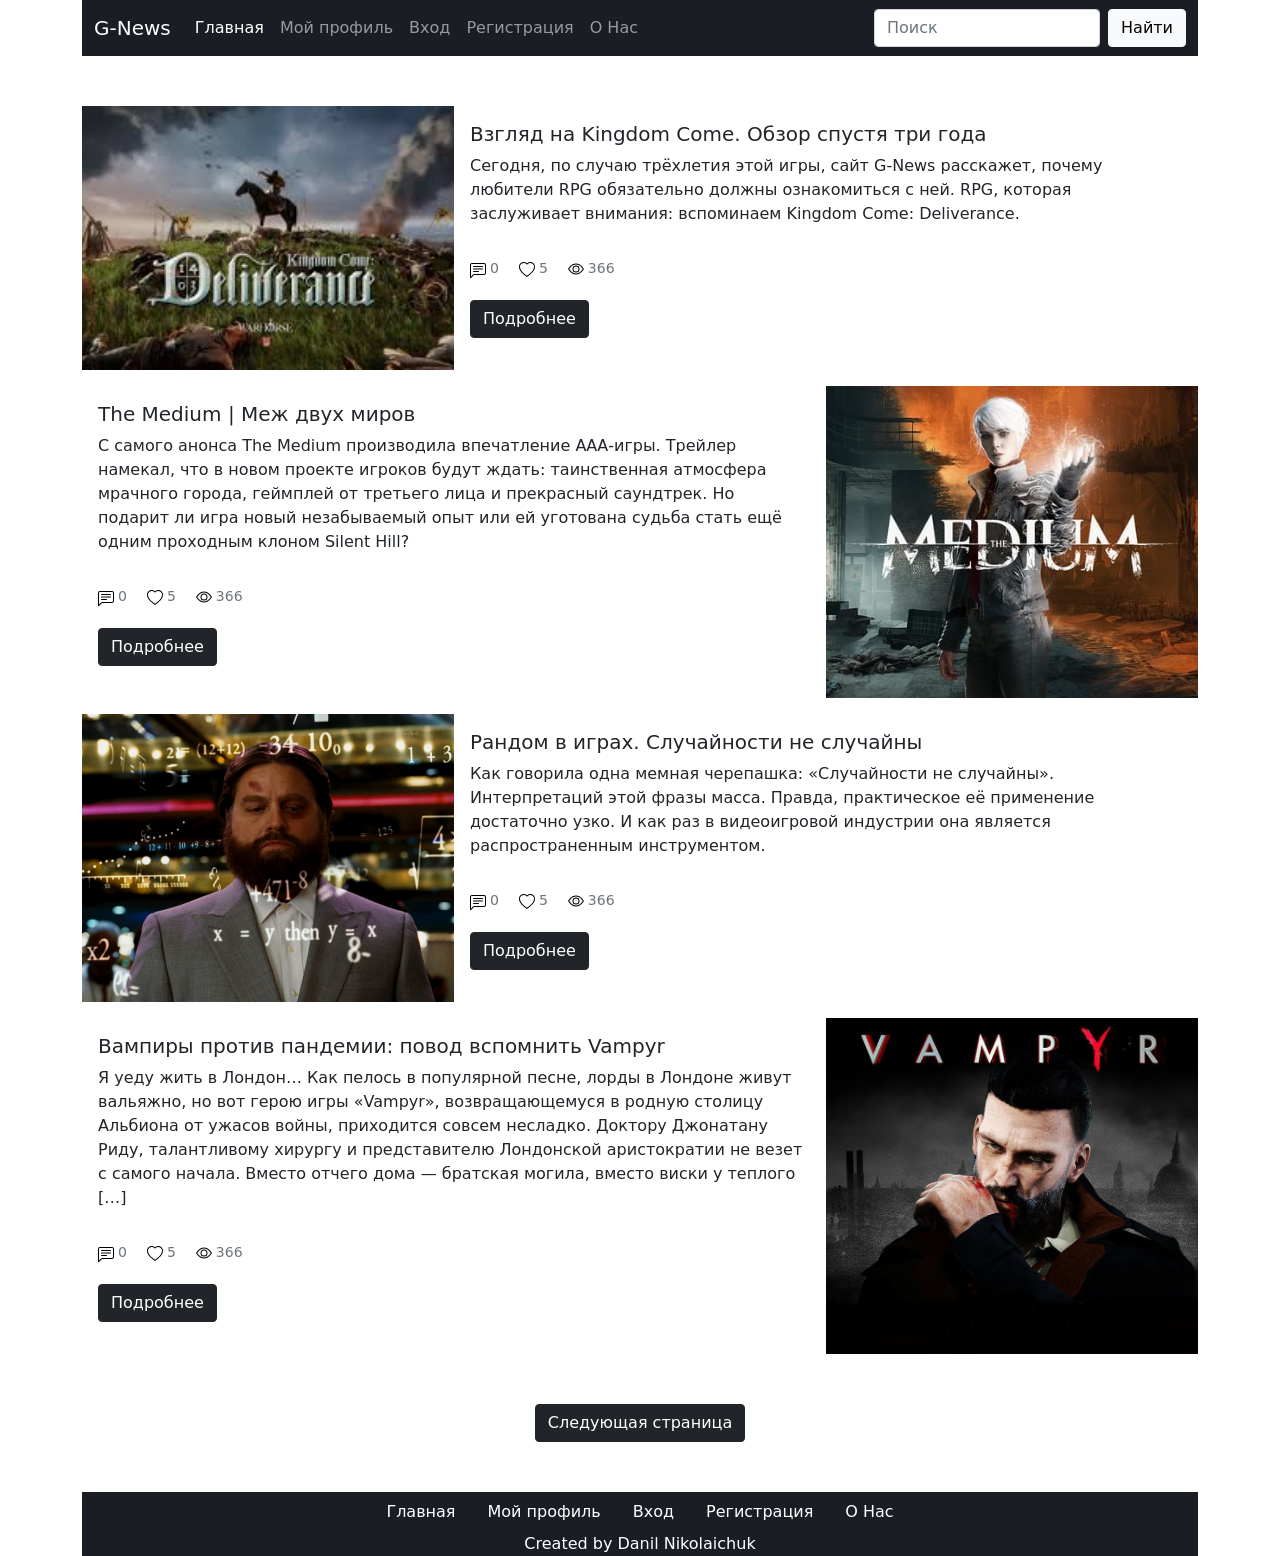
<file: lab_1/index.html>
<!DOCTYPE html>
<html lang="ru">
<head>
	<meta charset="UTF-8">
	<meta name="viewport" content="width=device-width, initial-scale=1.0">
	<title>G-News</title>
	<link rel="stylesheet" href="css/bootstrap.css">	
	<link rel="stylesheet" href="css/style.css">
</head>

<body>
	<header class="header">
		<div class="container">
			<nav class="navbar navbar-expand-lg navbar-dark">
			<div class="container-fluid">
			    <a class="navbar-brand" href="index.html">G-News</a>
				<button class="navbar-toggler" type="button" data-bs-toggle="collapse" data-bs-target="#navbarSupportedContent" aria-controls="navbarSupportedContent" aria-expanded="false" aria-label="Toggle navigation">
				    <span class="navbar-toggler-icon"></span>
				</button>
			    <div class="collapse navbar-collapse" id="navbarSupportedContent">
			      	<ul class="navbar-nav me-auto mb-2 mb-lg-0">
				        <li class="nav-item">
				          <a class="nav-link active" aria-current="page" href="index.html">Главная</a>
				        </li>
				        <li class="nav-item">
				          <a class="nav-link" href="profile.html">Мой профиль</a>
				        </li>
				        <li class="nav-item">
				          <a class="nav-link" href="log-in.html">Вход</a>
				        </li>
				        <li class="nav-item">
				          <a class="nav-link" href="sign-up.html">Регистрация</a>
				        </li>
				        <li class="nav-item">
				          <a 	 class="nav-link" href="about.html">О Нас</a>
				        </li>
				    </ul>
				    <form class="d-flex">
				        <input class="form-control me-2" type="search" placeholder="Поиск" aria-label="Search">
				        <button class="btn btn-light" type="submit">Найти</button>
				    </form>
			    </div>
			</div>
		</nav>
		</div>
	</header>
	<section class="articles">
		<div class="container">
			<div class="articles__cards">
				<div class="card mb-3">
				  <div class="row g-0">
				    <div class="img__wrapper col-md-4" style="background-image: url('images/kingdom-come-2.jpg');"></div>
				    <div class="col-md-8">
				      <div class="card-body">
				        <h5 class="card-title">
				        	Взгляд на Kingdom Come. Обзор спустя три года
				        </h5>
				        <p class="card-text">
				        	Сегодня, по случаю трёхлетия этой игры, сайт G-News расскажет, почему любители RPG обязательно должны ознакомиться с ней.
				        	RPG, которая заслуживает внимания: вспоминаем Kingdom Come: Deliverance.
				        </p>
				        <p class="card-text">
				        	<small class="text-muted card-list">
				        		<ul class="articles__card-list">
				        			<li class="articles__card-list-item icon-comment">0</li>
				        			<li class="articles__card-list-item icon-like">5</li>
				        			<li class="articles__card-list-item icon-view">366</li>
				        		</ul>
				        	</small>
				        	<a href="article-kingdom.html" class="btn btn-dark stretched-link">	
				        		Подробнее
				        	</a>
				        </p>
				      </div>
				    </div>
				  </div>
				</div>		
				<div class="card mb-3">
					<div class="row g-0">
					    <div class="col-md-8">
						    <div class="card-body">
						        <h5 class="card-title">
						        	The Medium | Меж двух миров
						    	</h5>
						        <p class="card-text">
						        	С самого анонса The Medium производила впечатление ААА-игры. Трейлер намекал, что в новом проекте игроков будут ждать: таинственная атмосфера мрачного города, геймплей от третьего лица и прекрасный саундтрек. Но подарит ли игра новый незабываемый опыт или ей уготована судьба стать ещё одним проходным клоном Silent Hill?
						        </p>
						        <p class="card-text">
						        	<small class="text-muted card-list">
						        		<ul class="articles__card-list">
						        			<li class="articles__card-list-item icon-comment">0</li>
						        			<li class="articles__card-list-item icon-like">5</li>
						        			<li class="articles__card-list-item icon-view">366</li>
						        		</ul>
				        			</small>
						        	<a href="#" class="btn btn-dark stretched-link">	
						        		Подробнее
						        	</a>
						        </p>
						    </div>
					    </div>
					    <div class="img__wrapper col-md-4" style="background-image: url('images/medium.jpg'"></div>
					</div>
				</div>
				<div class="card mb-3">
				  <div class="row g-0">
				    <div class="img__wrapper col-md-4" style="background-image: url('images/random.jpg');"></div>
				    <div class="col-md-8">
				      <div class="card-body">
				        <h5 class="card-title">
				        	Рандом в играх. Случайности не случайны
				        </h5>
				        <p class="card-text">
				        	Как говорила одна мемная черепашка: «Случайности не случайны». Интерпретаций этой фразы масса. Правда, практическое её применение достаточно узко. И как раз в видеоигровой индустрии она является распространенным инструментом.
				        </p>
				        <p class="card-text">
				        	<small class="text-muted card-list">
				        		<ul class="articles__card-list">
				        			<li class="articles__card-list-item icon-comment">0</li>
				        			<li class="articles__card-list-item icon-like">5</li>
				        			<li class="articles__card-list-item icon-view">366</li>
				        		</ul>
				        	</small>
				        	<a href="#" class="btn btn-dark stretched-link">	Подробнее
				        	</a>
				        </p>
				      </div>
				    </div>
				  </div>
				</div>
				<div class="card mb-3">
					<div class="row g-0">
					    <div class="col-md-8">
						    <div class="card-body">
						        <h5 class="card-title">
						        	Вампиры против пандемии: повод вспомнить Vampyr
						    	</h5>
						        <p class="card-text">
						        	Я уеду жить в Лондон… Как пелось в популярной песне, лорды в Лондоне живут вальяжно, но вот герою игры «Vampyr», возвращающемуся в родную столицу Альбиона от ужасов войны, приходится совсем несладко. Доктору Джонатану Риду, талантливому хирургу и представителю Лондонской аристократии не везет с самого начала. Вместо отчего дома —  братская могила, вместо виски у теплого […]
						        </p>
						        <p class="card-text">
						        	<small class="text-muted card-list">
						        		<ul class="articles__card-list">
						        			<li class="articles__card-list-item icon-comment">0</li>
						        			<li class="articles__card-list-item icon-like">5</li>
						        			<li class="articles__card-list-item icon-view">366</li>
						        		</ul>
				        			</small>
						        	<a href="#" class="btn btn-dark stretched-link">	
						        		Подробнее
						        	</a>
						        </p>
						    </div>
					    </div>
					    <div class="img__wrapper col-md-4" style="background-image: url('images/vampyr.jpg'">
					    </div>
					</div>
				</div>
			</div>
			<div class="articles__link-next">
				<a href="#" class="btn btn-dark link-next">
					Следующая страница
				</a>
			</div>
		</div>
	</section>
	<footer class="footer">
		<div class="container">
			<div class="footer__wrapper">
				<nav class="nav justify-content-center">
	  				<ul class="nav ">
						<li class="nav-item">
					        <a class="nav-link footer-link active" aria-current="page" href="index.html">Главная</a>
					    </li>
					    <li class="nav-item">
					        <a class="nav-link footer-link" href="profile.html">Мой профиль</a>
					    </li>
					    <li class="nav-item">
					        <a class="nav-link footer-link" href="log-in.html">Вход</a>
					    </li>
					    <li class="nav-item">
					        <a class="nav-link footer-link" href="sign-up.html">Регистрация</a>
					    </li>
					    <li class="nav-item">
					        <a class="nav-link footer-link" href="about.html">О Нас</a>
					    </li>
					</ul>
				</nav>
				<div class="footer__text">
					<p>
						Created by Danil Nikolaichuk
					</p>
				</div>
			</div>
		</div>		
	</footer>
</body>
</html>
</file>
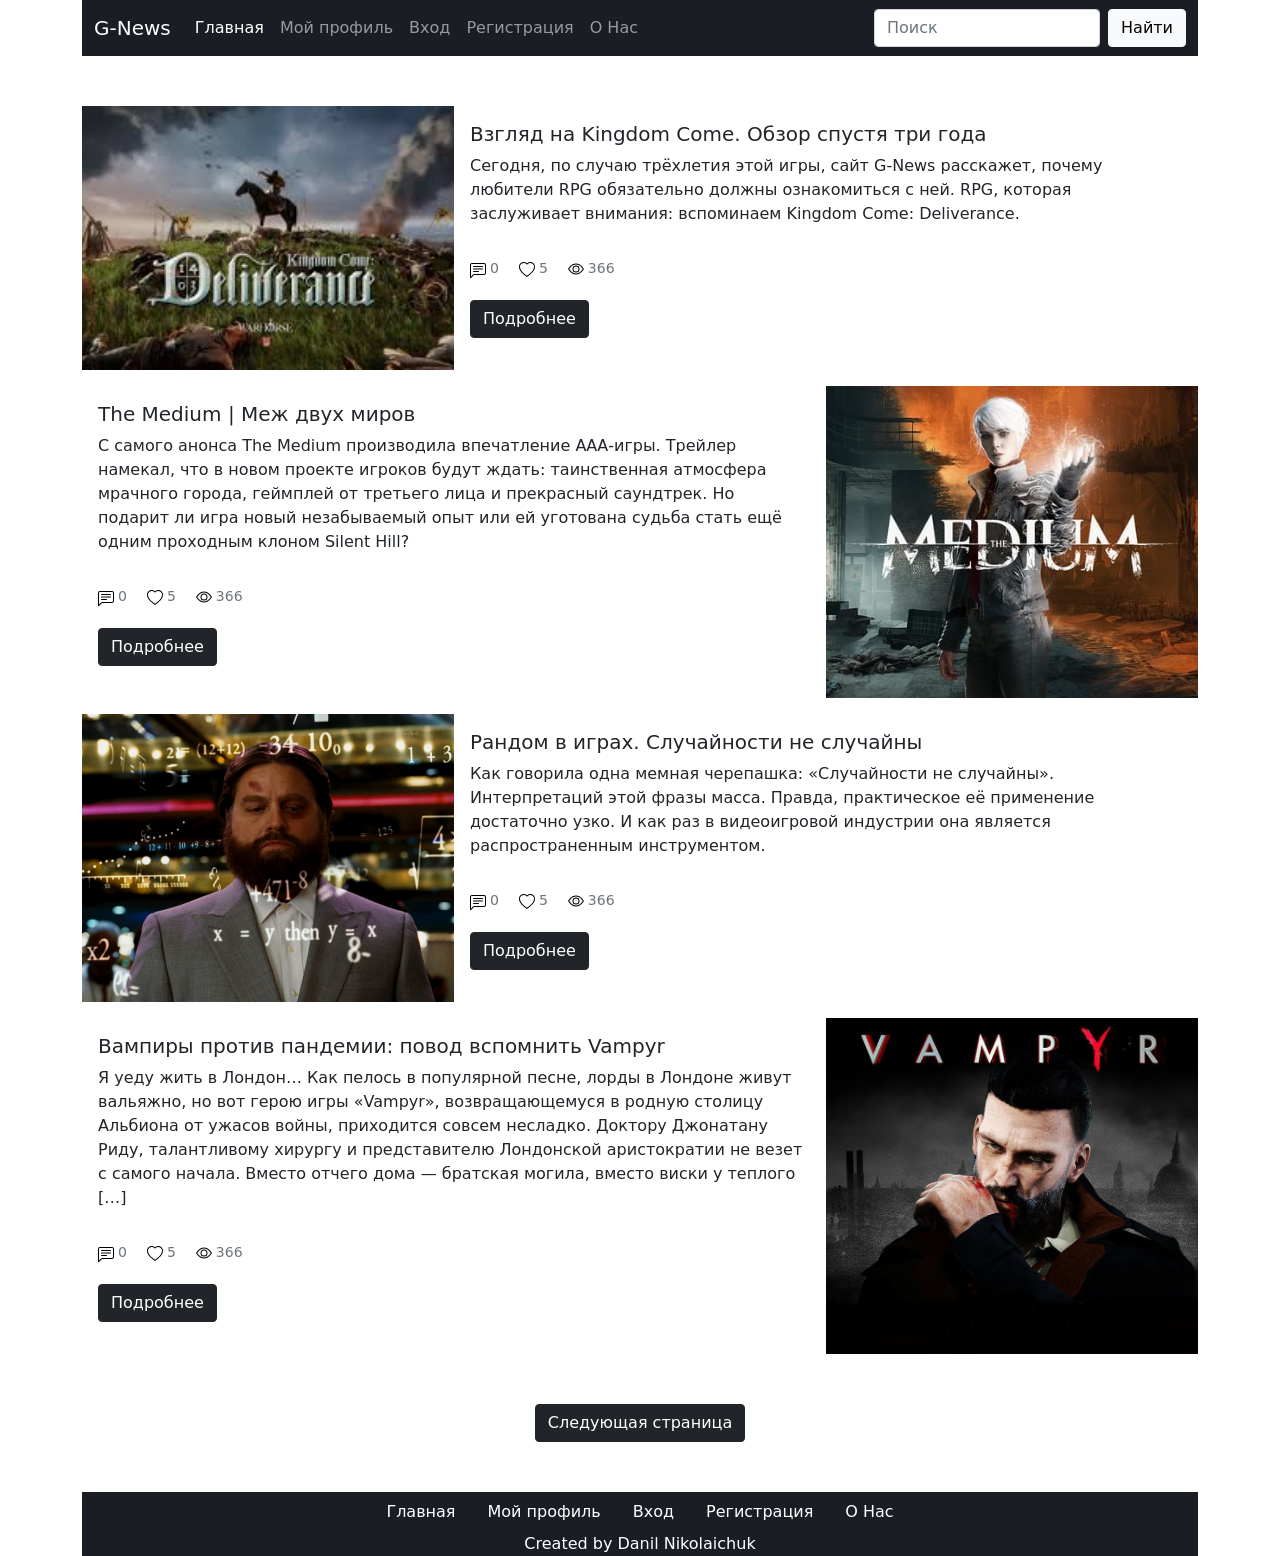
<file: lab_2/index.html>
<!DOCTYPE html>
<html lang="ru">
<head>
	<meta charset="UTF-8">
	<meta name="viewport" content="width=device-width, initial-scale=1.0">
	<title>G-News</title>
	<link rel="stylesheet" href="css/bootstrap.css">	
	<link rel="stylesheet" href="css/style.css">
</head>

<body>
	<header class="header">
		<div class="container">
			<nav class="navbar navbar-expand-lg navbar-dark">
			<div class="container-fluid">
			    <a class="navbar-brand" href="index.html">G-News</a>
				<button class="navbar-toggler" type="button" data-bs-toggle="collapse" data-bs-target="#navbarSupportedContent" aria-controls="navbarSupportedContent" aria-expanded="false" aria-label="Toggle navigation">
				    <span class="navbar-toggler-icon"></span>
				</button>
			    <div class="collapse navbar-collapse" id="navbarSupportedContent">
			      	<ul class="navbar-nav me-auto mb-2 mb-lg-0">
				        <li class="nav-item">
				          <a class="nav-link active" aria-current="page" href="index.html">Главная</a>
				        </li>
				        <li class="nav-item">
				          <a class="nav-link" href="profile.html">Мой профиль</a>
				        </li>
				        <li class="nav-item">
				          <a class="nav-link" href="log-in.html">Вход</a>
				        </li>
				        <li class="nav-item">
				          <a class="nav-link" href="sign-up.html">Регистрация</a>
				        </li>
				        <li class="nav-item">
				          <a 	 class="nav-link" href="about.html">О Нас</a>
				        </li>
				    </ul>
				    <form class="d-flex">
				        <input class="form-control me-2" type="search" placeholder="Поиск" aria-label="Search">
				        <button class="btn btn-light" type="submit">Найти</button>
				    </form>
			    </div>
			</div>
		</nav>
		</div>
	</header>
	<section class="articles">
		<div class="container">
			<div class="articles__cards">
				<div class="card mb-3">
				  <div class="row g-0">
				    <div class="img__wrapper col-md-4" style="background-image: url('images/kingdom-come-2.jpg');"></div>
				    <div class="col-md-8">
				      <div class="card-body">
				        <h5 class="card-title">
				        	Взгляд на Kingdom Come. Обзор спустя три года
				        </h5>
				        <p class="card-text">
				        	Сегодня, по случаю трёхлетия этой игры, сайт G-News расскажет, почему любители RPG обязательно должны ознакомиться с ней.
				        	RPG, которая заслуживает внимания: вспоминаем Kingdom Come: Deliverance.
				        </p>
				        <p class="card-text">
				        	<small class="text-muted card-list">
				        		<ul class="articles__card-list">
				        			<li class="articles__card-list-item icon-comment">0</li>
				        			<li class="articles__card-list-item icon-like">5</li>
				        			<li class="articles__card-list-item icon-view">366</li>
				        		</ul>
				        	</small>
				        	<a href="article-kingdom.html" class="btn btn-dark stretched-link">	
				        		Подробнее
				        	</a>
				        </p>
				      </div>
				    </div>
				  </div>
				</div>		
				<div class="card mb-3">
					<div class="row g-0">
					    <div class="col-md-8">
						    <div class="card-body">
						        <h5 class="card-title">
						        	The Medium | Меж двух миров
						    	</h5>
						        <p class="card-text">
						        	С самого анонса The Medium производила впечатление ААА-игры. Трейлер намекал, что в новом проекте игроков будут ждать: таинственная атмосфера мрачного города, геймплей от третьего лица и прекрасный саундтрек. Но подарит ли игра новый незабываемый опыт или ей уготована судьба стать ещё одним проходным клоном Silent Hill?
						        </p>
						        <p class="card-text">
						        	<small class="text-muted card-list">
						        		<ul class="articles__card-list">
						        			<li class="articles__card-list-item icon-comment">0</li>
						        			<li class="articles__card-list-item icon-like">5</li>
						        			<li class="articles__card-list-item icon-view">366</li>
						        		</ul>
				        			</small>
						        	<a href="#" class="btn btn-dark stretched-link">	
						        		Подробнее
						        	</a>
						        </p>
						    </div>
					    </div>
					    <div class="img__wrapper col-md-4" style="background-image: url('images/medium.jpg')"></div>
					</div>
				</div>
				<div class="card mb-3">
				  <div class="row g-0">
				    <div class="img__wrapper col-md-4" style="background-image: url('images/random.jpg');"></div>
				    <div class="col-md-8">
				      <div class="card-body">
				        <h5 class="card-title">
				        	Рандом в играх. Случайности не случайны
				        </h5>
				        <p class="card-text">
				        	Как говорила одна мемная черепашка: «Случайности не случайны». Интерпретаций этой фразы масса. Правда, практическое её применение достаточно узко. И как раз в видеоигровой индустрии она является распространенным инструментом.
				        </p>
				        <p class="card-text">
				        	<small class="text-muted card-list">
				        		<ul class="articles__card-list">
				        			<li class="articles__card-list-item icon-comment">0</li>
				        			<li class="articles__card-list-item icon-like">5</li>
				        			<li class="articles__card-list-item icon-view">366</li>
				        		</ul>
				        	</small>
				        	<a href="#" class="btn btn-dark stretched-link">	Подробнее
				        	</a>
				        </p>
				      </div>
				    </div>
				  </div>
				</div>
				<div class="card mb-3">
					<div class="row g-0">
					    <div class="col-md-8">
						    <div class="card-body">
						        <h5 class="card-title">
						        	Вампиры против пандемии: повод вспомнить Vampyr
						    	</h5>
						        <p class="card-text">
						        	Я уеду жить в Лондон… Как пелось в популярной песне, лорды в Лондоне живут вальяжно, но вот герою игры «Vampyr», возвращающемуся в родную столицу Альбиона от ужасов войны, приходится совсем несладко. Доктору Джонатану Риду, талантливому хирургу и представителю Лондонской аристократии не везет с самого начала. Вместо отчего дома —  братская могила, вместо виски у теплого […]
						        </p>
						        <p class="card-text">
						        	<small class="text-muted card-list">
						        		<ul class="articles__card-list">
						        			<li class="articles__card-list-item icon-comment">0</li>
						        			<li class="articles__card-list-item icon-like">5</li>
						        			<li class="articles__card-list-item icon-view">366</li>
						        		</ul>
				        			</small>
						        	<a href="#" class="btn btn-dark stretched-link">	
						        		Подробнее
						        	</a>
						        </p>
						    </div>
					    </div>
					    <div class="img__wrapper col-md-4" style="background-image: url('images/vampyr.jpg')">
					    </div>
					</div>
				</div>
			</div>
			<div class="articles__link-next">
				<a href="#" class="btn btn-dark link-next">
					Следующая страница
				</a>
			</div>
		</div>
	</section>
	<footer class="footer">
		<div class="container">
			<div class="footer__wrapper">
				<nav class="nav justify-content-center">
	  				<ul class="nav ">
						<li class="nav-item">
					        <a class="nav-link footer-link active" aria-current="page" href="index.html">Главная</a>
					    </li>
					    <li class="nav-item">
					        <a class="nav-link footer-link" href="profile.html">Мой профиль</a>
					    </li>
					    <li class="nav-item">
					        <a class="nav-link footer-link" href="log-in.html">Вход</a>
					    </li>
					    <li class="nav-item">
					        <a class="nav-link footer-link" href="sign-up.html">Регистрация</a>
					    </li>
					    <li class="nav-item">
					        <a class="nav-link footer-link" href="about.html">О Нас</a>
					    </li>
					</ul>
				</nav>
				<div class="footer__text">
					<p>
						Created by Danil Nikolaichuk
					</p>
				</div>
			</div>
		</div>		
	</footer>
</body>
</html>
</file>
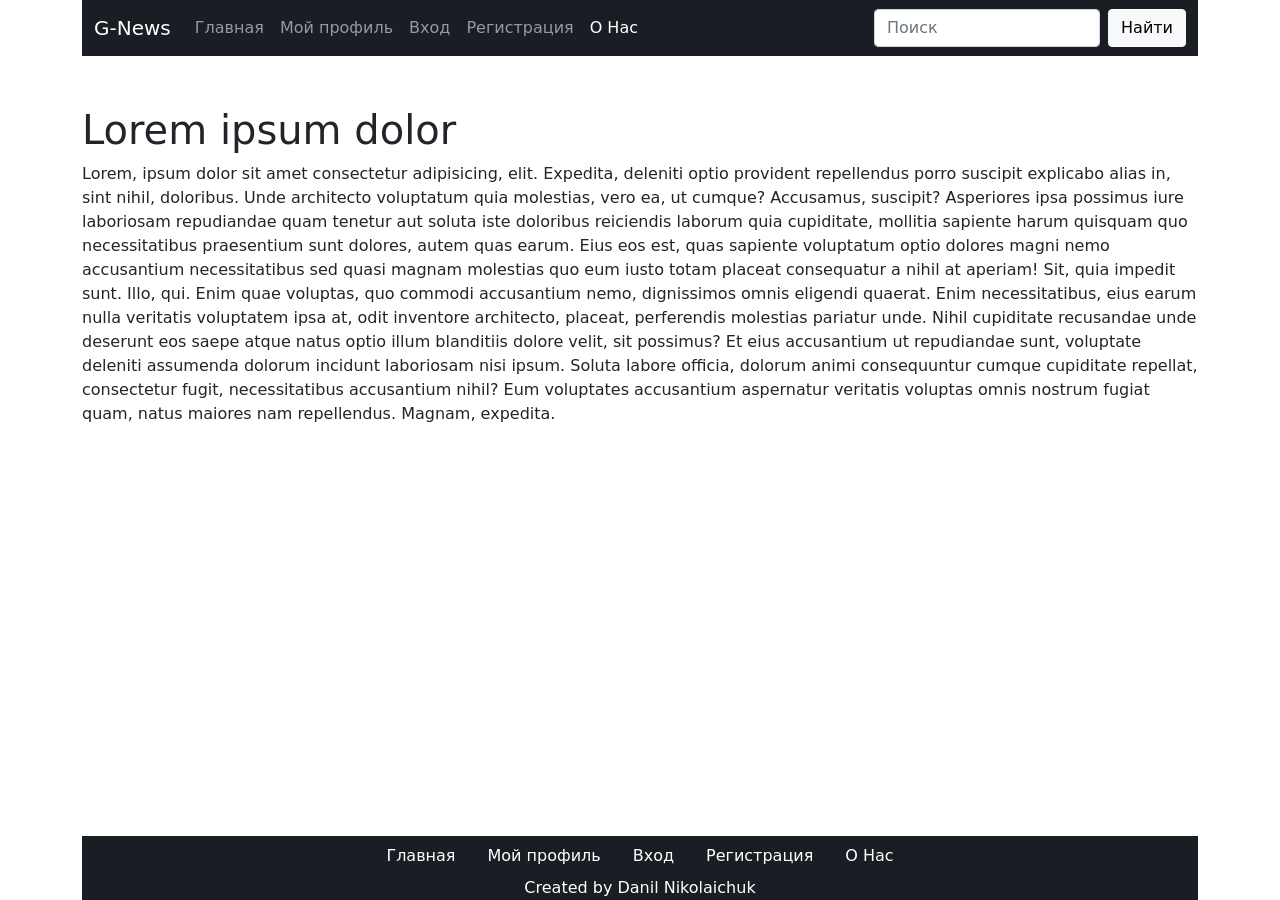
<file: lab_1/about.html>
<!DOCTYPE html>
<html lang="ru">
<head>
	<meta charset="UTF-8">
	<meta name="viewport" content="width=device-width, initial-scale=1.0">
	<title>G-News | О Нас</title>
	<link rel="stylesheet" href="css/bootstrap.css">
	<link rel="stylesheet" href="css/style.css">
</head>
<body class="page">
	<header class="header">
		<div class="container">
			<nav class="navbar navbar-expand-lg navbar-dark">
			<div class="container-fluid">
			    <a class="navbar-brand" href="index.html">G-News</a>
				<button class="navbar-toggler" type="button" data-bs-toggle="collapse" data-bs-target="#navbarSupportedContent" aria-controls="navbarSupportedContent" aria-expanded="false" aria-label="Toggle navigation">
				    <span class="navbar-toggler-icon"></span>
				</button>
			    <div class="collapse navbar-collapse" id="navbarSupportedContent">
			      	<ul class="navbar-nav me-auto mb-2 mb-lg-0">
				        <li class="nav-item">
				          <a class="nav-link" aria-current="page" href="index.html">Главная</a>
				        </li>
				        <li class="nav-item">
				          <a class="nav-link" href="index.html">Мой профиль</a>
				        </li>
				        <li class="nav-item">
				          <a class="nav-link" href="log-in.html">Вход</a>
				        </li>
				        <li class="nav-item">
				          <a class="nav-link" href="sign-up.html">Регистрация</a>
				        </li>
				        <li class="nav-item">
				          <a class="nav-link active" href="about.html">О Нас</a>
				        </li>
				    </ul>
				    <form class="d-flex">
				        <input class="form-control me-2" type="search" placeholder="Поиск" aria-label="Search">
				        <button class="btn btn-light" type="submit">Найти</button>
				    </form>
			    </div>
			</div>
		</nav>
		</div>
	</header>		
	<section class="about">
		<div class="container">
			<h1 class="title">Lorem ipsum dolor</h1>
			<p class="text">Lorem, ipsum dolor sit amet consectetur adipisicing, elit. Expedita, deleniti optio provident repellendus porro suscipit explicabo alias in, sint nihil, doloribus. Unde architecto voluptatum quia molestias, vero ea, ut cumque?
			Accusamus, suscipit? Asperiores ipsa possimus iure laboriosam repudiandae quam tenetur aut soluta iste doloribus reiciendis laborum quia cupiditate, mollitia sapiente harum quisquam quo necessitatibus praesentium sunt dolores, autem quas earum.
			Eius eos est, quas sapiente voluptatum optio dolores magni nemo accusantium necessitatibus sed quasi magnam molestias quo eum iusto totam placeat consequatur a nihil at aperiam! Sit, quia impedit sunt.
			Illo, qui. Enim quae voluptas, quo commodi accusantium nemo, dignissimos omnis eligendi quaerat. Enim necessitatibus, eius earum nulla veritatis voluptatem ipsa at, odit inventore architecto, placeat, perferendis molestias pariatur unde.
			Nihil cupiditate recusandae unde deserunt eos saepe atque natus optio illum blanditiis dolore velit, sit possimus? Et eius accusantium ut repudiandae sunt, voluptate deleniti assumenda dolorum incidunt laboriosam nisi ipsum.
			Soluta labore officia, dolorum animi consequuntur cumque cupiditate repellat, consectetur fugit, necessitatibus accusantium nihil? Eum voluptates accusantium aspernatur veritatis voluptas omnis nostrum fugiat quam, natus maiores nam repellendus. Magnam, expedita.</p>
		</div>
	</section>
	<footer class="footer">
		<div class="container">
			<div class="footer__wrapper">
				<nav class="nav justify-content-center">
	  				<ul class="nav ">
						<li class="nav-item">
					        <a class="nav-link footer-link" aria-current="page" href="index.html">Главная</a>
					    </li>
					    <li class="nav-item">
					        <a class="nav-link footer-link" href="profile.html">Мой профиль</a>
					    </li>
					    <li class="nav-item">
					        <a class="nav-link footer-link" href="log-in.html">Вход</a>
					    </li>
					    <li class="nav-item">
					        <a class="nav-link footer-link" href="sign-up.html">Регистрация</a>
					    </li>
					    <li class="nav-item">
					        <a class="nav-link footer-link active" href="about.html">О Нас</a>
					    </li>
					</ul>
				</nav>
				<div class="footer__text">
					<p>
						Created by Danil Nikolaichuk
					</p>
				</div>
			</div>
		</div>		
	</footer>
</body>
</html>
</file>
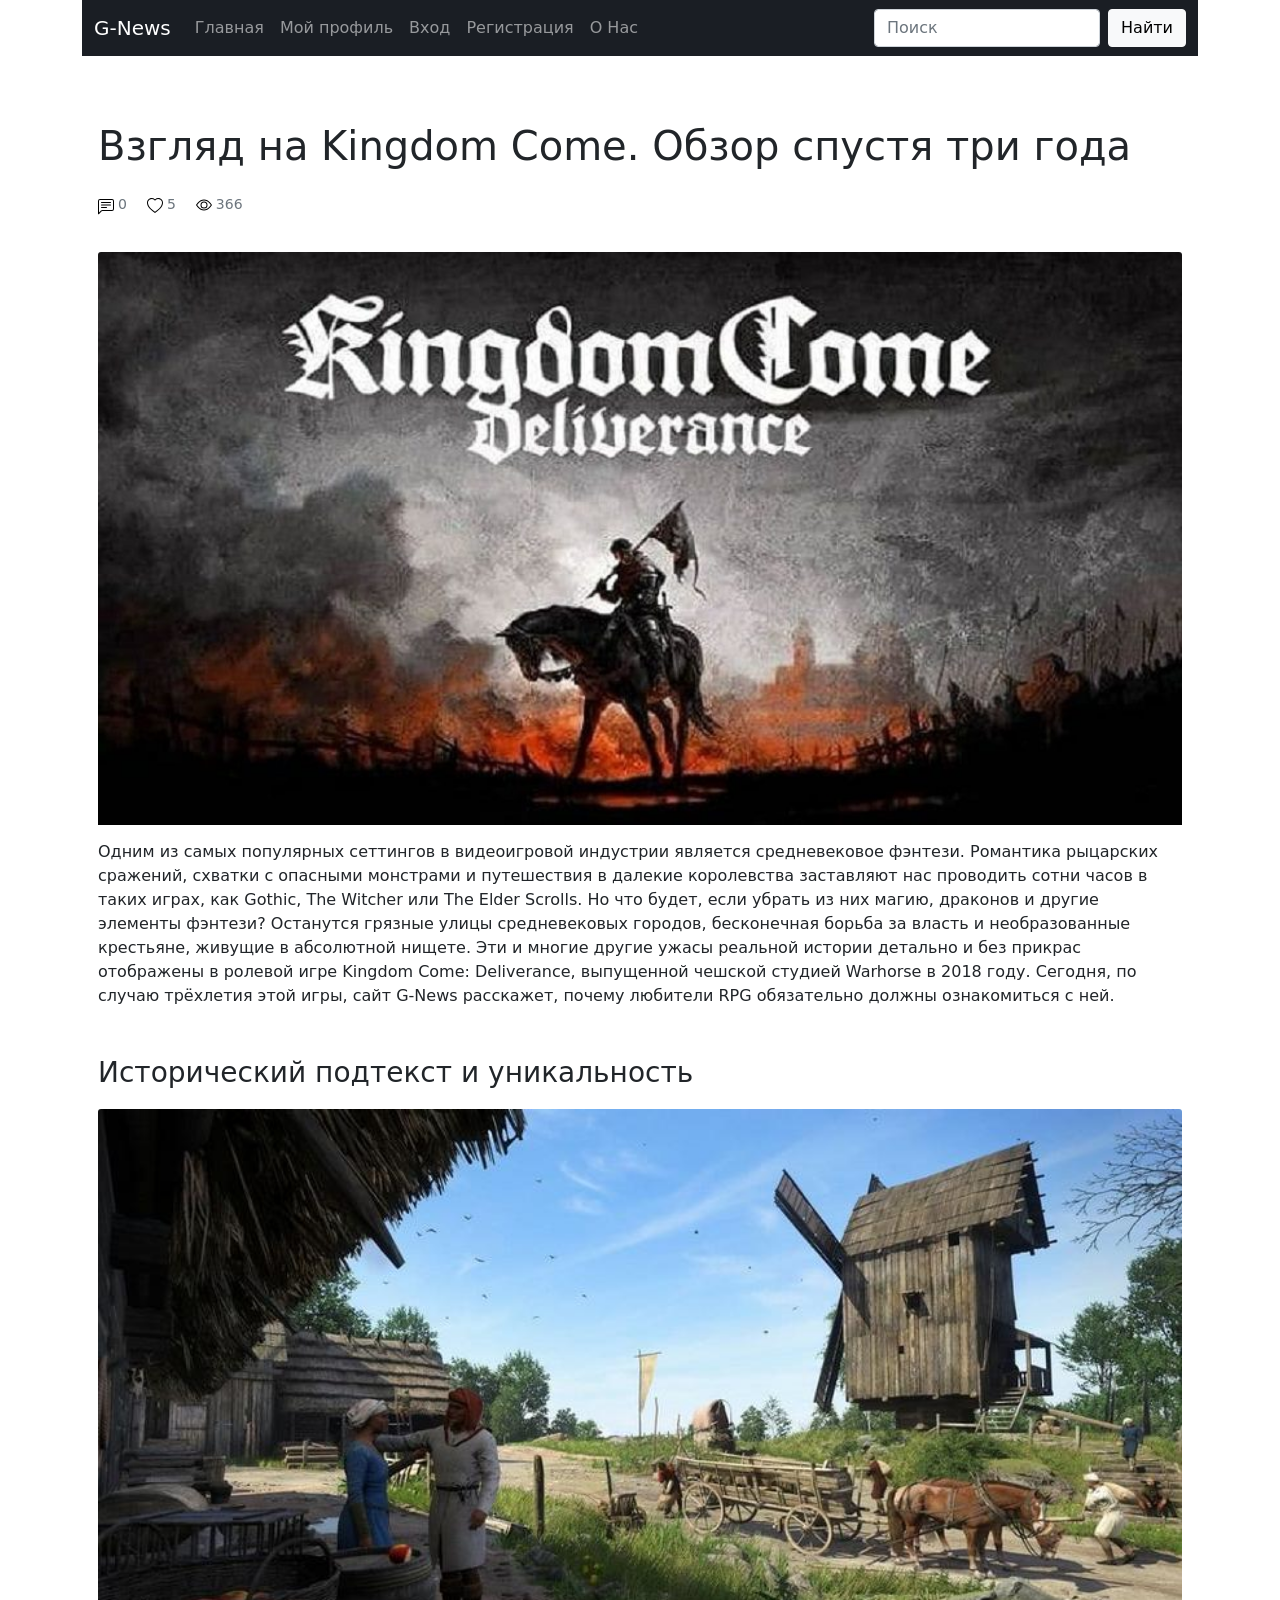
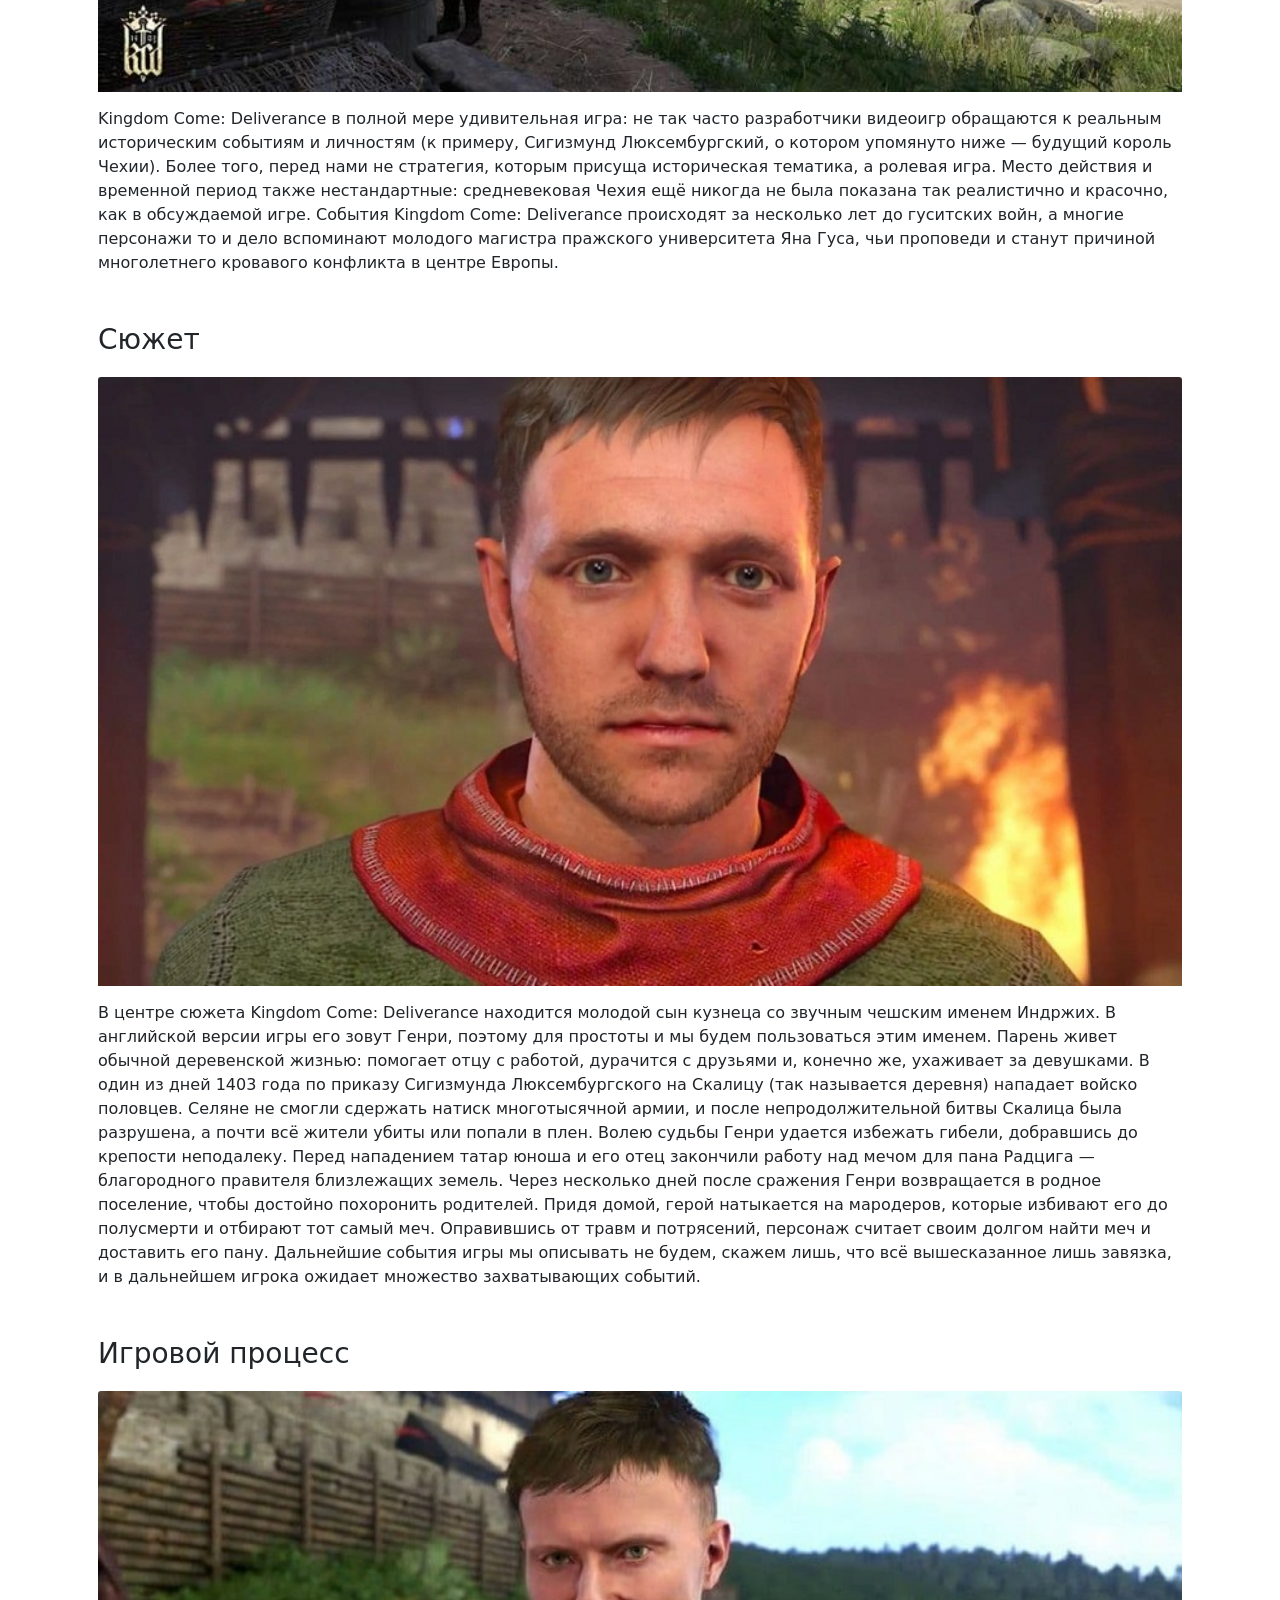
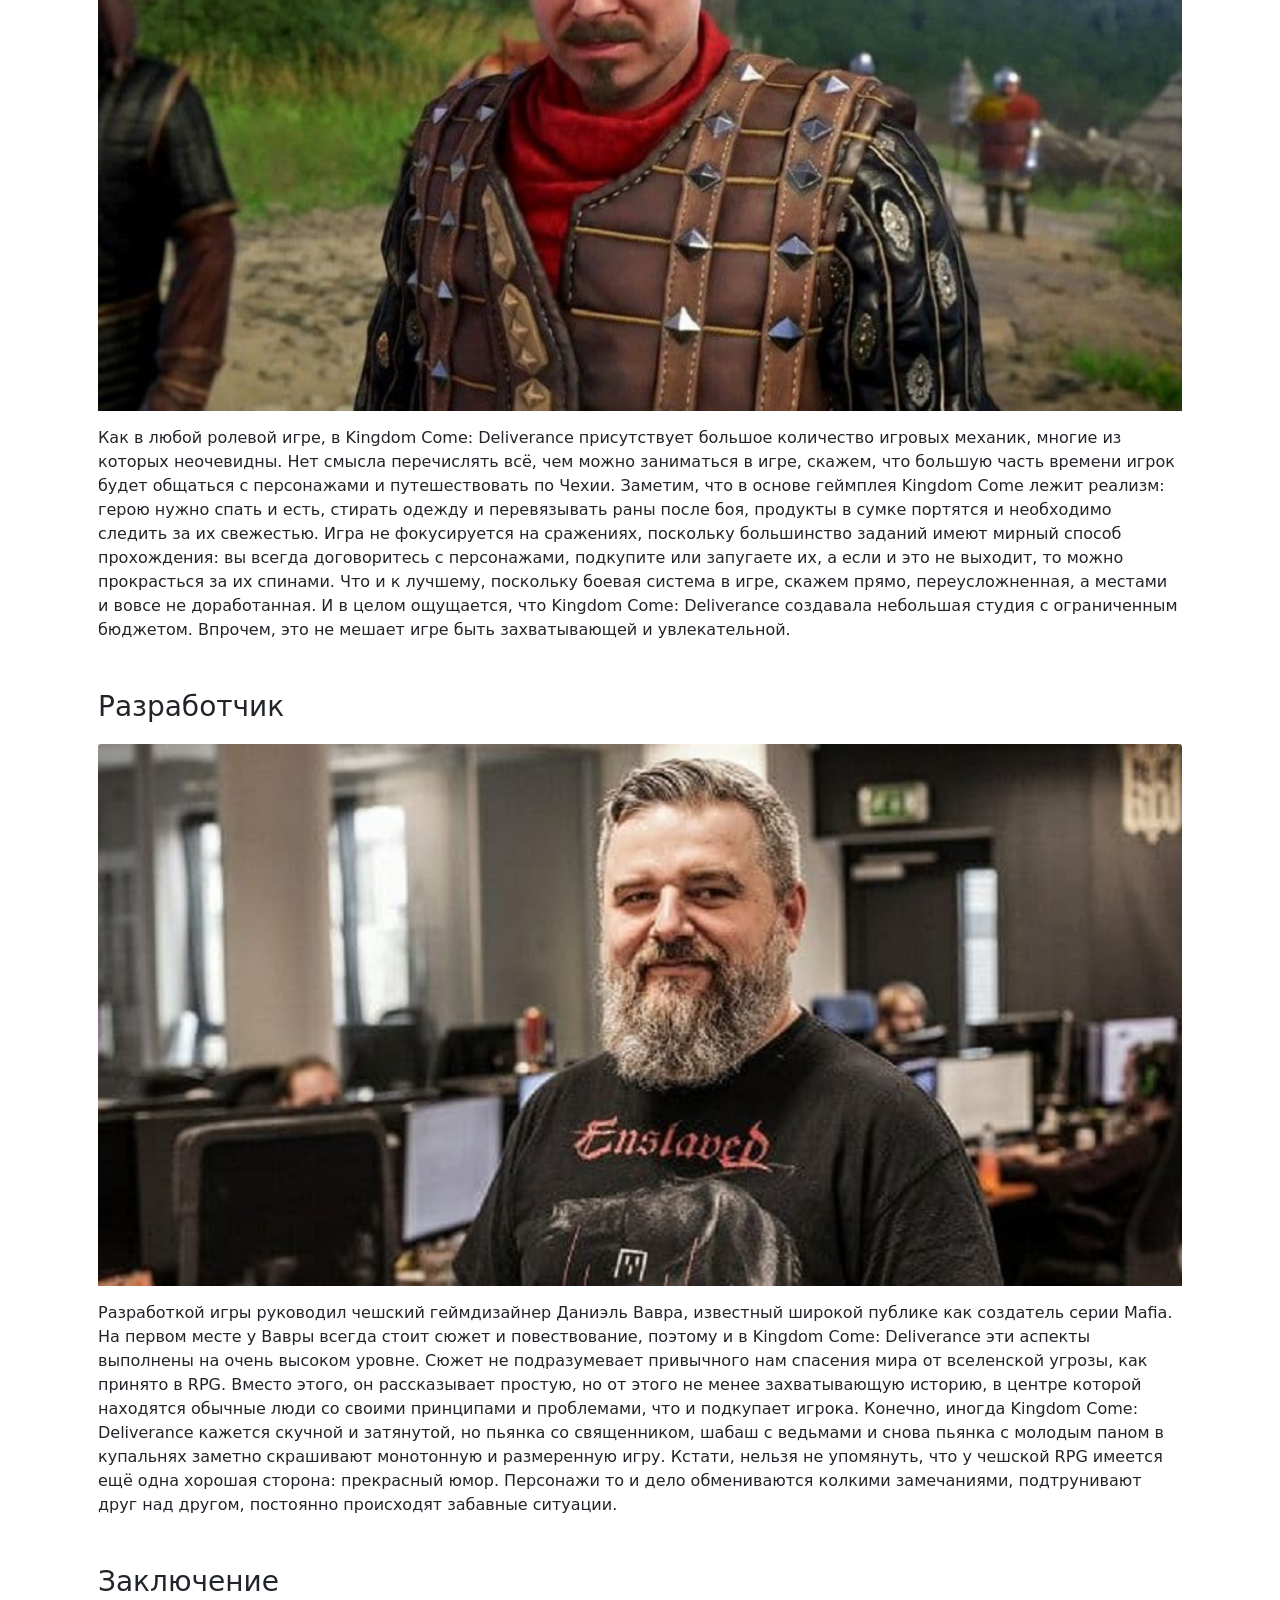
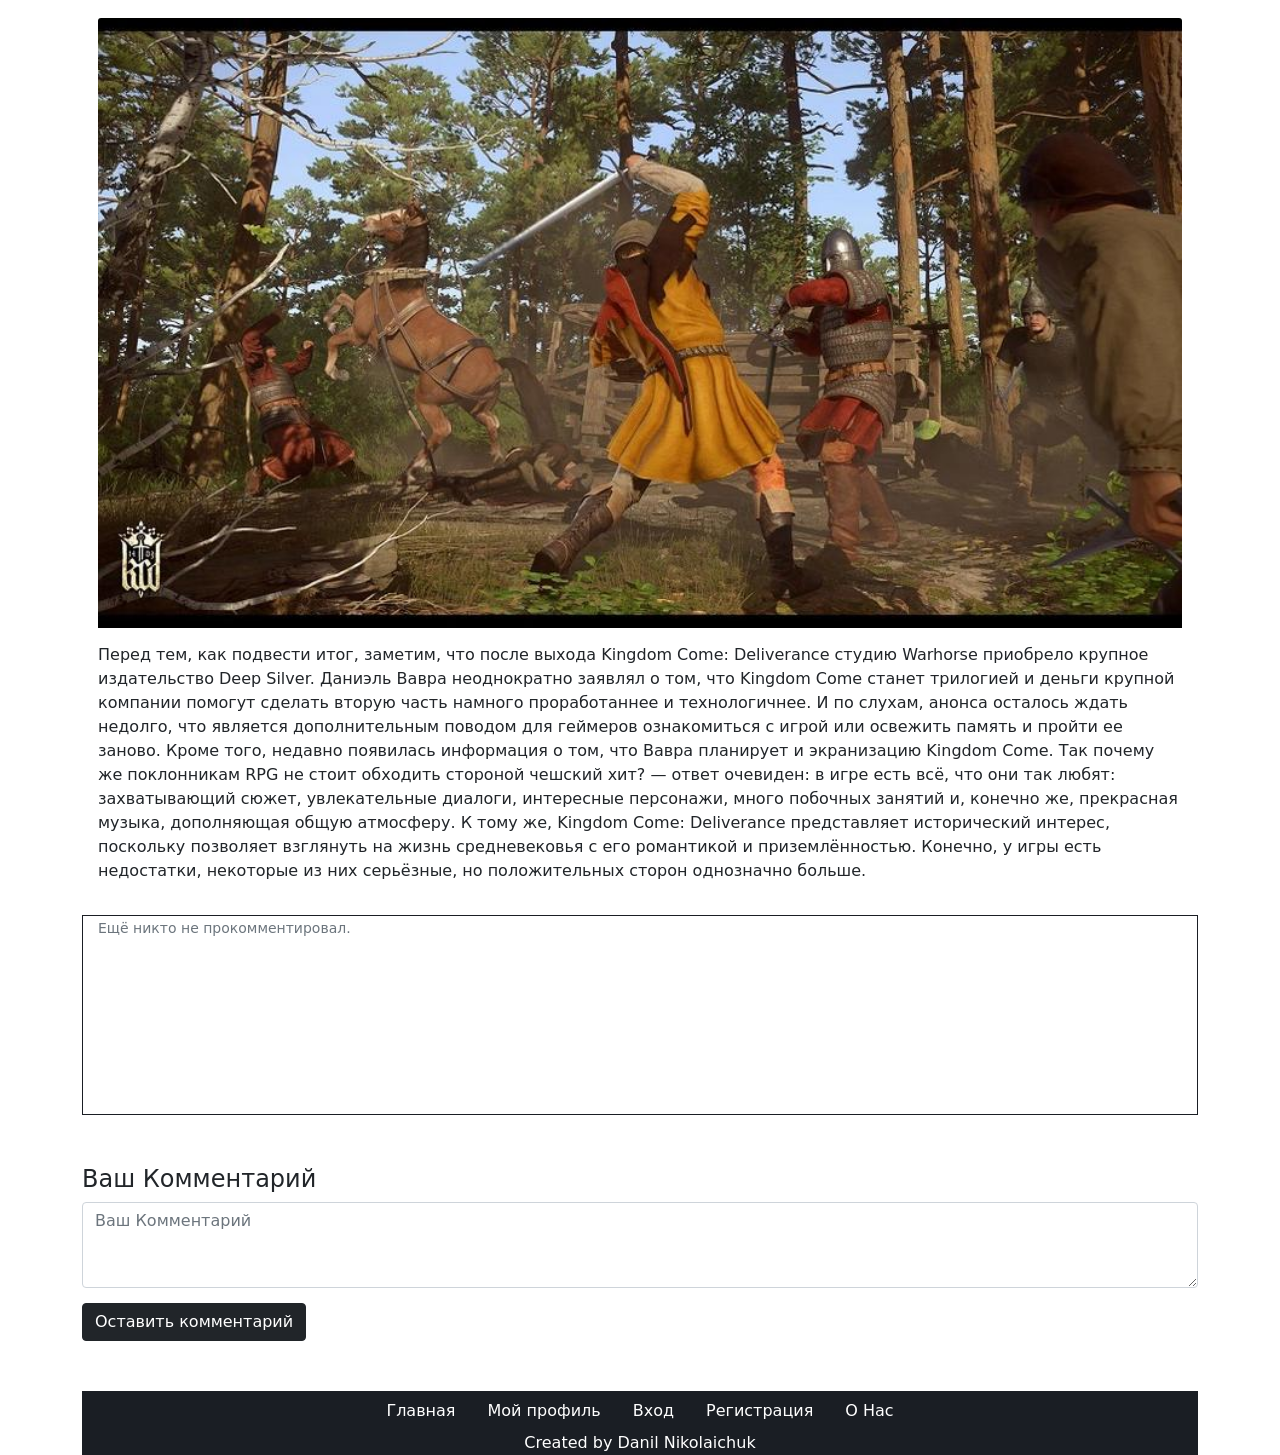
<file: lab_1/article-kingdom.html>
<!DOCTYPE html>
<html lang="ru">
<head>
	<meta charset="UTF-8">
	<meta name="viewport" content="width=device-width, initial-scale=1.0">
	<title>Взгляд на Kingdom Come. Обзор спустя три года</title>
	<link rel="stylesheet" href="css/bootstrap.css">	
	<link rel="stylesheet" href="css/style.css">
</head>
<body>
	<header class="header">
		<div class="container">
			<nav class="navbar navbar-expand-lg navbar-dark">
			<div class="container-fluid">
			    <a class="navbar-brand" href="index.html">G-News</a>
				<button class="navbar-toggler" type="button" data-bs-toggle="collapse" data-bs-target="#navbarSupportedContent" aria-controls="navbarSupportedContent" aria-expanded="false" aria-label="Toggle navigation">
				    <span class="navbar-toggler-icon"></span>
				</button>
			    <div class="collapse navbar-collapse" id="navbarSupportedContent">
			      	<ul class="navbar-nav me-auto mb-2 mb-lg-0">
				        <li class="nav-item">
				          <a class="nav-link" aria-current="page" href="index.html">Главная</a>
				        </li>
				        <li class="nav-item">
				          <a class="nav-link" href="profile.html">Мой профиль</a>
				        </li>
				        <li class="nav-item">
				          <a class="nav-link" href="log-in.html">Вход</a>
				        </li>
				        <li class="nav-item">
				          <a class="nav-link" href="sign-up.html">Регистрация</a>
				        </li>
				        <li class="nav-item">
				          <a class="nav-link" href="about.html">О Нас</a>
				        </li>
				    </ul>
				    <form class="d-flex">
				        <input class="form-control me-2" type="search" placeholder="Поиск" aria-label="Search">
				        <button class="btn btn-light" type="submit">Найти</button>
				    </form>
			    </div>
			</div>
		</nav>
		</div>
	</header>
	<section class="article__main">
		<div class="container">
			<div class="card mb-3">
			  	<div class="card-body">
			    	<h1 class="card-title">Взгляд на Kingdom Come. Обзор спустя три года</h1>
			    	<p class="card-text">
			    		<small class="text-muted card-list">
			    			<ul class="articles__card-list">
								<li class="articles__card-list-item icon-comment">
								0
								</li>
								<li class="articles__card-list-item icon-like">
								5
								</li>
								<li class="articles__card-list-item icon-view">
								366
								</li>
							</ul>
						</small>
					</p>
					<div class="article__main-wrapper--img">
						<img src="images/kingdom-come.jpg" class="card-img-top" alt="Kindom Come">
					</div>
			    	<p class="card-text">
			    		Одним из самых популярных сеттингов в видеоигровой индустрии является средневековое фэнтези. Романтика рыцарских сражений, схватки с опасными монстрами и путешествия в далекие королевства заставляют нас проводить сотни часов в таких играх, как Gothic, The Witcher или The Elder Scrolls. Но что будет, если убрать из них магию, драконов и другие элементы фэнтези? Останутся грязные улицы средневековых городов, бесконечная борьба за власть и необразованные крестьяне, живущие в абсолютной нищете.

						Эти и многие другие ужасы реальной истории детально и без прикрас отображены в ролевой игре Kingdom Come: Deliverance, выпущенной чешской студией Warhorse в 2018 году. Сегодня, по случаю трёхлетия этой игры, сайт G-News расскажет, почему любители RPG обязательно должны ознакомиться с ней.
					</p>   	
			  	</div>	
			</div>
			<div class="card mb-3">
			  	<div class="card-body">
			    	<h3 class="card-title article-title">
			    		Исторический подтекст и уникальность
			    	</h3>
					<div class="article__main-wrapper--img">
						<img src="images/kingdom-img-1.jpg" class="card-img-top" alt="Kindom Come">
					</div>
			    	<p class="card-text">
			    		Kingdom Come: Deliverance в полной мере удивительная игра: не так часто разработчики видеоигр обращаются к реальным историческим событиям и личностям (к примеру, Сигизмунд Люксембургский, о котором упомянуто ниже — будущий король Чехии). Более того, перед нами не стратегия, которым присуща историческая тематика, а ролевая игра.

						Место действия и временной период также нестандартные: средневековая Чехия ещё никогда не была показана так реалистично и красочно, как в обсуждаемой игре. События Kingdom Come: Deliverance происходят за несколько лет до гуситских войн, а многие персонажи то и дело вспоминают молодого магистра пражского университета Яна Гуса, чьи проповеди и станут причиной многолетнего кровавого конфликта в центре Европы.
					</p>   	
			  	</div>	
			</div>
			<div class="card mb-3">
			  	<div class="card-body">
			    	<h3 class="card-title article-title">Сюжет</h3>
					<div class="article__main-wrapper--img">
						<img src="images/kingdom-img-2.jpg" class="card-img-top" alt="Kindom Come">
					</div>
			    	<p class="card-text">
			    		В центре сюжета Kingdom Come: Deliverance находится молодой сын кузнеца со звучным чешским именем Индржих. В английской версии игры его зовут Генри, поэтому для простоты и мы будем пользоваться этим именем. Парень живет обычной деревенской жизнью: помогает отцу с работой, дурачится с друзьями и, конечно же, ухаживает за девушками.

						В один из дней 1403 года по приказу Сигизмунда Люксембургского на Скалицу (так называется деревня) нападает войско половцев. Селяне не смогли сдержать натиск многотысячной армии, и после непродолжительной битвы Скалица была разрушена, а почти всё жители убиты или попали в плен. Волею судьбы Генри удается избежать гибели, добравшись до крепости неподалеку.

						Перед нападением татар юноша и его отец закончили работу над мечом для пана Радцига — благородного правителя близлежащих земель. Через несколько дней после сражения Генри возвращается в родное поселение, чтобы достойно похоронить родителей. Придя домой, герой натыкается на мародеров, которые избивают его до полусмерти и отбирают тот самый меч.

						Оправившись от травм и потрясений, персонаж считает своим долгом найти меч и доставить его пану. Дальнейшие события игры мы описывать не будем, скажем лишь, что всё вышесказанное лишь завязка, и в дальнейшем игрока ожидает множество захватывающих событий.
					</p>   	
			  	</div>	
			</div>
			<div class="card mb-3">
			  	<div class="card-body">
			    	<h3 class="card-title article-title">Игровой процесс</h3>
					<div class="article__main-wrapper--img">
						<img src="images/kingdom-img-3.jpg" class="card-img-top" alt="Kindom Come">
					</div>
			    	<p class="card-text">
			    		Как в любой ролевой игре, в Kingdom Come: Deliverance присутствует большое количество игровых механик, многие из которых неочевидны. Нет смысла перечислять всё, чем можно заниматься в игре, скажем, что большую часть времени игрок будет общаться с персонажами и путешествовать по Чехии.

						Заметим, что в основе геймплея Kingdom Come лежит реализм: герою нужно спать и есть, стирать одежду и перевязывать раны после боя, продукты в сумке портятся и необходимо следить за их свежестью.

						Игра не фокусируется на сражениях, поскольку большинство заданий имеют мирный способ прохождения: вы всегда договоритесь с персонажами, подкупите или запугаете их, а если и это не выходит, то можно прокрасться за их спинами. Что и к лучшему, поскольку боевая система в игре, скажем прямо, переусложненная, а местами и вовсе не доработанная. И в целом ощущается, что Kingdom Come: Deliverance создавала небольшая студия с ограниченным бюджетом. Впрочем, это не мешает игре быть захватывающей и увлекательной.
					</p>   	
			  	</div>	
			</div>
			<div class="card mb-3">
			  	<div class="card-body">
			    	<h3 class="card-title article-title">Разработчик</h3>
					<div class="article__main-wrapper--img">
						<img src="images/kingdom-img-4.jpg" class="card-img-top" alt="Kindom Come">
					</div>
			    	<p class="card-text">
			    		Разработкой игры руководил чешский геймдизайнер Даниэль Вавра, известный широкой публике как создатель серии Mafia. На первом месте у Вавры всегда стоит сюжет и повествование, поэтому и в Kingdom Come: Deliverance эти аспекты выполнены на очень высоком уровне. Сюжет не подразумевает привычного нам спасения мира от вселенской угрозы, как принято в RPG. Вместо этого, он рассказывает простую, но от этого не менее захватывающую историю, в центре которой находятся обычные люди со своими принципами и проблемами, что и подкупает игрока.

						Конечно, иногда Kingdom Come: Deliverance кажется скучной и затянутой, но пьянка со священником, шабаш с ведьмами и снова пьянка с молодым паном в купальнях заметно скрашивают монотонную и размеренную игру. Кстати, нельзя не упомянуть, что у чешской RPG имеется ещё одна хорошая сторона: прекрасный юмор. Персонажи то и дело обмениваются колкими замечаниями, подтрунивают друг над другом, постоянно происходят забавные ситуации.
					</p>   	
			  	</div>	
			</div>
			<div class="card mb-3">
			  	<div class="card-body">
			    	<h3 class="card-title article-title">Заключение</h3>
					<div class="article__main-wrapper--img">
						<img src="images/kingdom-img-5.jpg" class="card-img-top" alt="Kindom Come">
					</div>
			    	<p class="card-text">
			    		Перед тем, как подвести итог, заметим, что после выхода Kingdom Come: Deliverance студию Warhorse приобрело крупное издательство Deep Silver. Даниэль Вавра неоднократно заявлял о том, что Kingdom Come станет трилогией и деньги крупной компании помогут сделать вторую часть намного проработаннее и технологичнее. И по слухам, анонса осталось ждать недолго, что является дополнительным поводом для геймеров ознакомиться с игрой или освежить память и пройти ее заново. Кроме того, недавно появилась информация о том, что Вавра планирует и экранизацию  Kingdom Come.

						Так почему же поклонникам RPG не стоит обходить стороной чешский хит? — ответ очевиден: в игре есть всё, что они так любят: захватывающий сюжет, увлекательные диалоги, интересные персонажи, много побочных занятий и, конечно же, прекрасная музыка, дополняющая общую атмосферу. К тому же,
						Kingdom Come: Deliverance представляет исторический интерес, поскольку позволяет взглянуть на жизнь средневековья с его романтикой и приземлённостью.

						Конечно, у игры есть недостатки, некоторые из них серьёзные, но положительных сторон однозначно больше.
					</p>   	
			  	</div>	
			</div>
		</div>
	</section>
	<section class="comments">
		<div class="container">
			<div class="comments__all">
				<small class="text-muted comments__all-noone">
					Ещё никто не прокомментировал.
				</small>
			</div>
			<form>
			  	<div class="form-group">
			    	<label for="exampleFormControlTextarea1">
			    		<h4 class="coment-title">Ваш Комментарий</h4>
			    	</label>
			    	<textarea class="form-control comment-input" id="exampleFormControlTextarea1" rows="3" placeholder="Ваш Комментарий"></textarea>
			  	</div>
			  	 <button type="submit" class="btn btn-dark">Оставить комментарий</button>
			</form>
		</div>	
	</section>
	<footer class="footer">
		<div class="container">
			<div class="footer__wrapper">
				<nav class="nav justify-content-center">
	  				<ul class="nav ">
						<li class="nav-item">
					        <a class="nav-link footer-link" aria-current="page" href="index.html">Главная</a>
					    </li>
					    <li class="nav-item">
					        <a class="nav-link footer-link" href="profile.html">Мой профиль</a>
					    </li>
					    <li class="nav-item">
					        <a class="nav-link footer-link" href="log-in.html">Вход</a>
					    </li>
					    <li class="nav-item">
					        <a class="nav-link footer-link" href="sign-up.html">Регистрация</a>
					    </li>
					    <li class="nav-item">
					        <a class="nav-link footer-link" href="about.html">О Нас</a>
					    </li>
					</ul>
				</nav>
				<div class="footer__text">
					<p>
						Created by Danil Nikolaichuk
					</p>
				</div>
			</div>
		</div>		
	</footer>
</body>
</html>
</file>
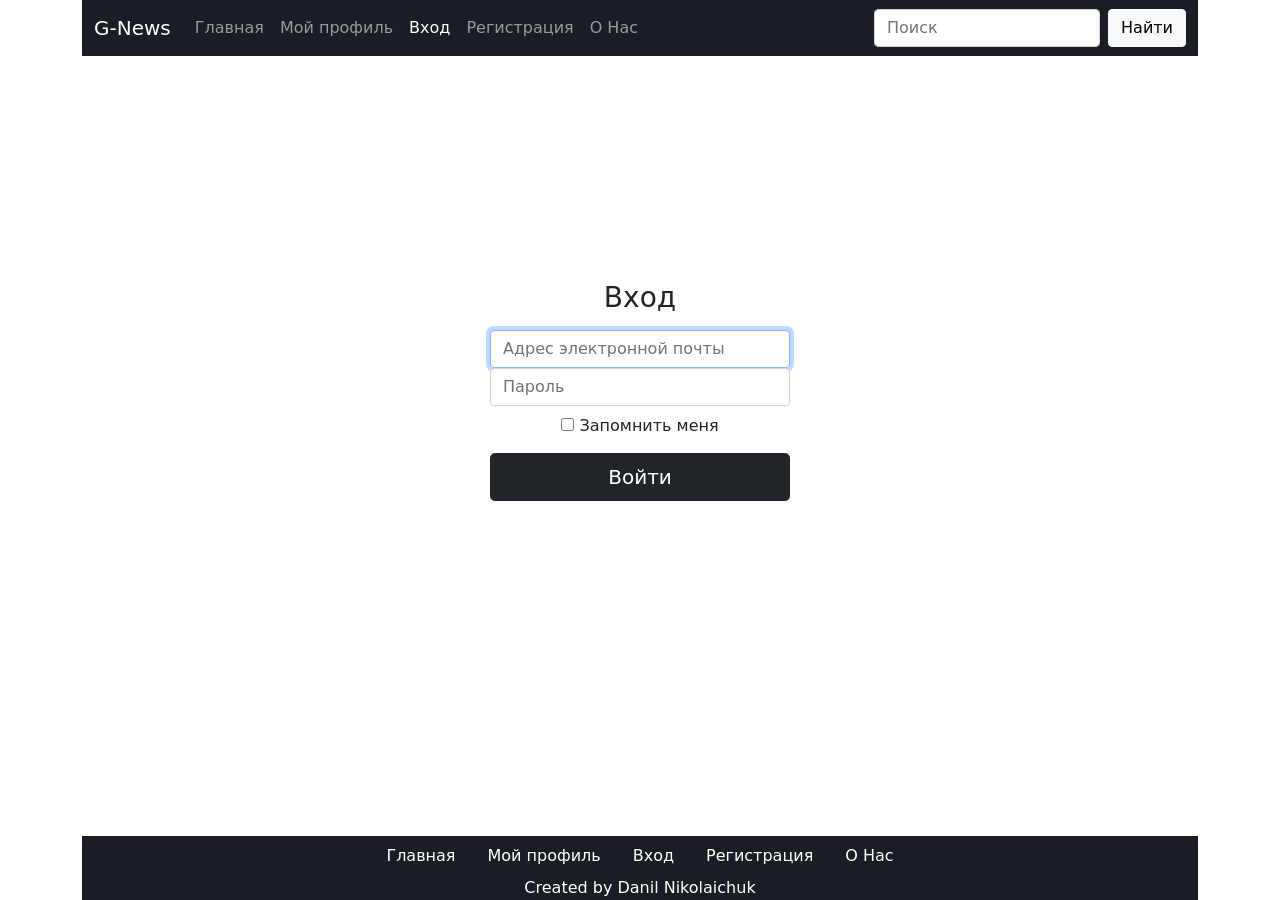
<file: lab_1/log-in.html>
<!DOCTYPE html>
<html lang="ru">
<head>
	<meta charset="UTF-8">
	<meta name="viewport" content="width=device-width, initial-scale=1.0">
	<title>G-News | Вход</title>
	<link rel="stylesheet" href="css/bootstrap.css">
	<link rel="stylesheet" href="css/style.css">
</head>
<body class="page">
	<header class="header">
		<div class="container">
			<nav class="navbar navbar-expand-lg navbar-dark">
			<div class="container-fluid">
			    <a class="navbar-brand" href="index.html">G-News</a>
				<button class="navbar-toggler" type="button" data-bs-toggle="collapse" data-bs-target="#navbarSupportedContent" aria-controls="navbarSupportedContent" aria-expanded="false" aria-label="Toggle navigation">
				    <span class="navbar-toggler-icon"></span>
				</button>
			    <div class="collapse navbar-collapse" id="navbarSupportedContent">
			      	<ul class="navbar-nav me-auto mb-2 mb-lg-0">
				        <li class="nav-item">
				          <a class="nav-link" aria-current="page" href="index.html">Главная</a>
				        </li>
				        <li class="nav-item">
				          <a class="nav-link" href="profile.html">Мой профиль</a>
				        </li>
				        <li class="nav-item">
				          <a class="nav-link active" href="log-in.html">Вход</a>
				        </li>
				        <li class="nav-item">
				          <a class="nav-link" href="sign-up.html">Регистрация</a>
				        </li>
				        <li class="nav-item">
				          <a class="nav-link" href="about.html">О Нас</a>
				        </li>
				    </ul>
				    <form class="d-flex">
				        <input class="form-control me-2" type="search" placeholder="Поиск" aria-label="Search">
				        <button class="btn btn-light" type="submit">Найти</button>
				    </form>
			    </div>
			</div>
		</nav>
		</div>
	</header>		
	<section class="reg__login">
		<form>
			<div class="text-center">
				<h3 class="h3 mb-3 fw-normal">Вход</h3>
			    <label for="inputEmail" class="visually-hidden">Email</label>
			    <input type="email" id="inputEmail" class="form-control" placeholder="Адрес электронной почты" required autofocus>
			    <label for="inputPassword" class="visually-hidden">Пароль</label>
			    <input type="password" id="inputPassword" class="form-control" placeholder="Пароль" required>
			    <label class="remember-me">
			        <input type="checkbox" value="remember-me"> Запомнить меня
			    </label> 
			</div>
		    <button class="w-100 btn btn-lg btn-dark login__btn" type="submit">
		    	Войти
		    </button>
	    </form>
	</section>

	<footer class="footer">
		<div class="container">
			<div class="footer__wrapper">
				<nav class="nav justify-content-center">
	  				<ul class="nav ">
						<li class="nav-item">
					        <a class="nav-link footer-link" aria-current="page" href="index.html">Главная</a>
					    </li>
					    <li class="nav-item">
					        <a class="nav-link footer-link" href="profile.html">Мой профиль</a>
					    </li>
					    <li class="nav-item">
					        <a class="nav-link footer-link active" href="log-in.html">Вход</a>
					    </li>
					    <li class="nav-item">
					        <a class="nav-link footer-link" href="sign-up.html">Регистрация</a>
					    </li>
					    <li class="nav-item">
					        <a class="nav-link footer-link" href="about.html">О Нас</a>
					    </li>
					</ul>
				</nav>
				<div class="footer__text">
					<p>
						Created by Danil Nikolaichuk
					</p>
				</div>
			</div>
		</div>		
	</footer>
</body>
</html>
</file>
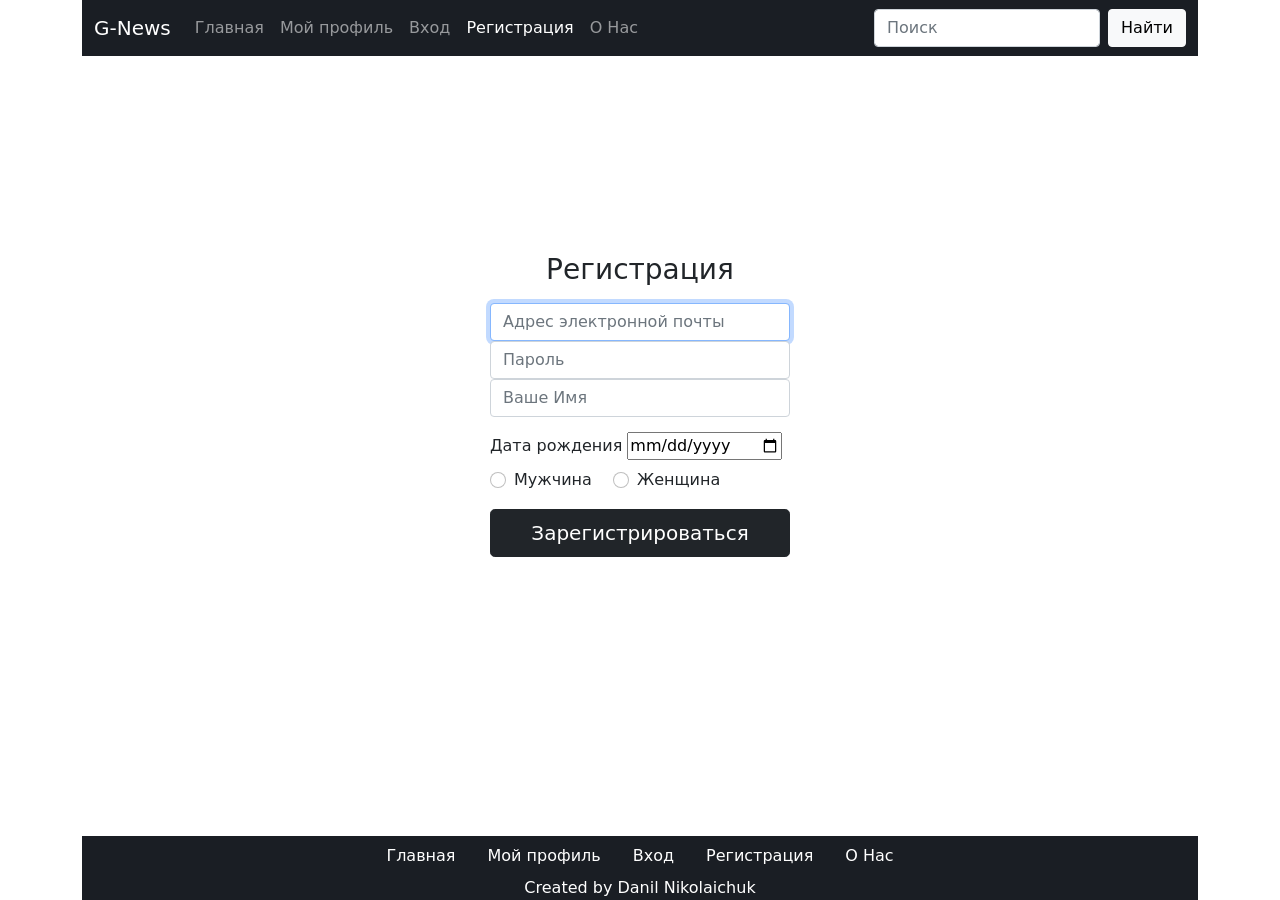
<file: lab_1/sign-up.html>
<!DOCTYPE html>
<html lang="ru">
<head>
	<meta charset="UTF-8">
	<meta name="viewport" content="width=device-width, initial-scale=1.0">
	<title>G-News | Регистрация</title>
	<link rel="stylesheet" href="css/bootstrap.css">	
	<link rel="stylesheet" href="css/style.css">
</head>
<body class="page">
	<header class="header">
		<div class="container">
			<nav class="navbar navbar-expand-lg navbar-dark">
			<div class="container-fluid">
			    <a class="navbar-brand" href="index.html">G-News</a>
				<button class="navbar-toggler" type="button" data-bs-toggle="collapse" data-bs-target="#navbarSupportedContent" aria-controls="navbarSupportedContent" aria-expanded="false" aria-label="Toggle navigation">
				    <span class="navbar-toggler-icon"></span>
				</button>
			    <div class="collapse navbar-collapse" id="navbarSupportedContent">
			      	<ul class="navbar-nav me-auto mb-2 mb-lg-0">
				        <li class="nav-item">
				          <a class="nav-link" aria-current="page" href="index.html">Главная</a>
				        </li>
				        <li class="nav-item">
				          <a class="nav-link" href="profile.html">Мой профиль</a>
				        </li>
				        <li class="nav-item">
				          <a class="nav-link" href="log-in.html">Вход</a>
				        </li>
				        <li class="nav-item">
				          <a class="nav-link active" href="sign-up.html">Регистрация</a>
				        </li>
				        <li class="nav-item">
				          <a class="nav-link" href="about.html">О Нас</a>
				        </li>
				    </ul>
				    <form class="d-flex">
				        <input class="form-control me-2" type="search" placeholder="Поиск" aria-label="Search">
				        <button class="btn btn-light" type="submit">Найти</button>
				    </form>
			    </div>
			</div>
		</nav>
		</div>
	</header>
	<section class="reg__login">
		<form>
			<div class="text-center">
				<h3 class="h3 mb-3 fw-normal">Регистрация</h3>
			    <label for="inputEmail" class="visually-hidden">Email</label>
			    <input type="email" id="inputEmail" class="form-control" placeholder="Адрес электронной почты" required autofocus>
			    <label for="inputPassword" class="visually-hidden">Пароль</label>
			    <input type="password" id="inputPassword" class="form-control" placeholder="Пароль" required>
			    <label for="inputName" class="visually-hidden">Имя</label>
			    <input type="email" id="inputName" class="form-control" placeholder="Ваше Имя" required autofocus>
			</div>
			<div class="reg__form-date">
				<label class="reg__date" for="date">Дата рождения</label>
	            <input type="date" id="date" name="date"/>
				<div class="form-check form-check-inline">
				  <input class="form-check-input" type="radio" name="inlineRadioOptions" id="inlineRadio1" value="option1">
				  <label class="form-check-label" for="inlineRadio1">Мужчина</label>
				</div>
				<div class="form-check form-check-inline">
				  <input class="form-check-input" type="radio" name="inlineRadioOptions" id="inlineRadio2" value="option2">
				  <label class="form-check-label" for="inlineRadio2">Женщина</label>
				</div>
			</div>
			
		    <button class="w-100 btn btn-lg btn-dark" type="submit">Зарегистрироваться</button>
	    </form>
	</section>
	<footer class="footer">
		<div class="container">
			<div class="footer__wrapper">
				<nav class="nav justify-content-center">
	  				<ul class="nav ">
						<li class="nav-item">
					        <a class="nav-link footer-link" aria-current="page" href="index.html">Главная</a>
					    </li>
					    <li class="nav-item">
					        <a class="nav-link footer-link" href="profil.html">Мой профиль</a>
					    </li>
					    <li class="nav-item">
					        <a class="nav-link footer-link" href="log-in.html">Вход</a>
					    </li>
					    <li class="nav-item">
					        <a class="nav-link footer-link active" href="sign-up.html">Регистрация</a>
					    </li>
					    <li class="nav-item">
					        <a class="nav-link footer-link" href="about.html">О Нас</a>
					    </li>
					</ul>
				</nav>
				<div class="footer__text">
					<p>
						Created by Danil Nikolaichuk
					</p>
				</div>
			</div>
		</div>		
	</footer>
</body>
</html>
</file>
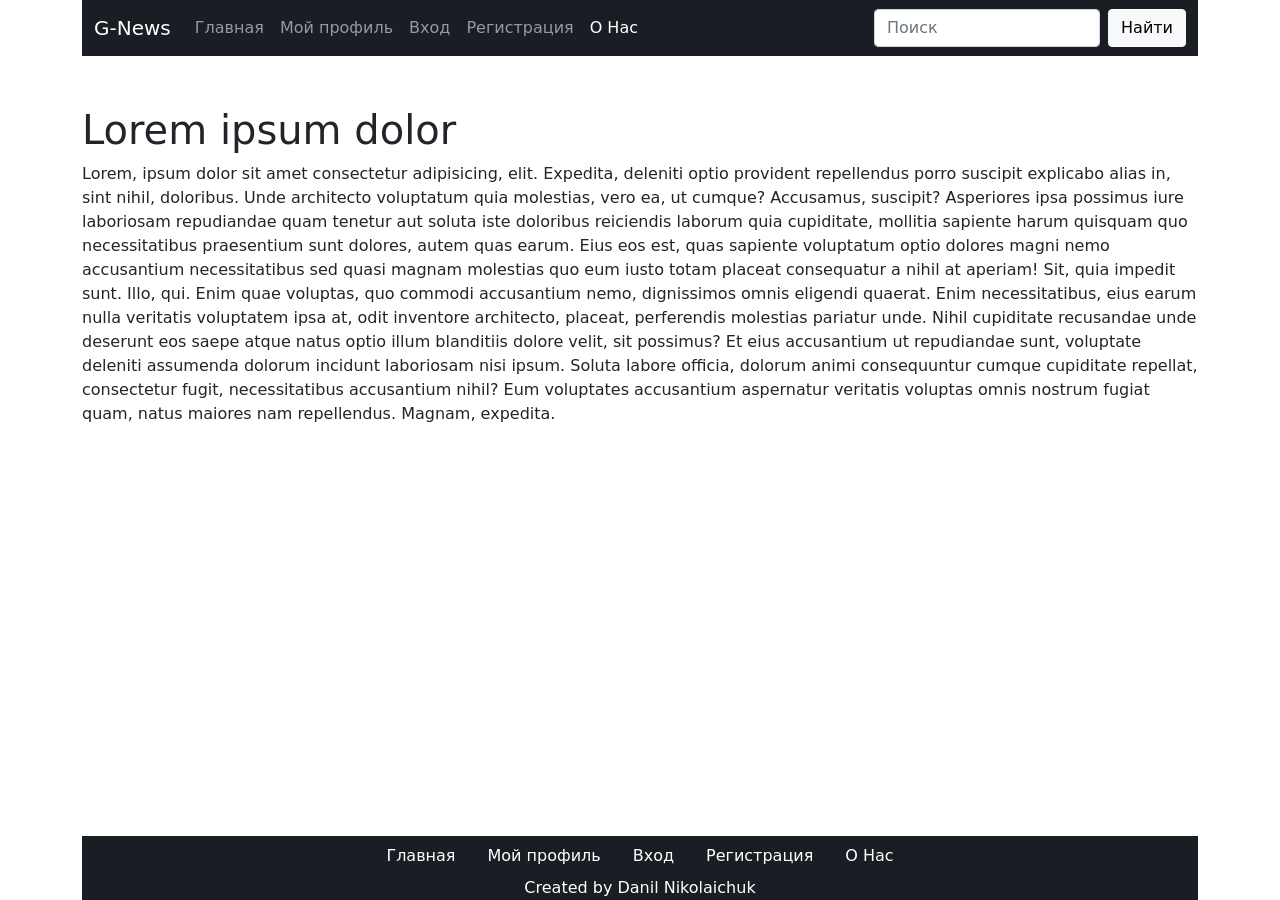
<file: lab_2/about.html>
<!DOCTYPE html>
<html lang="ru">
<head>
	<meta charset="UTF-8">
	<meta name="viewport" content="width=device-width, initial-scale=1.0">
	<title>G-News | О Нас</title>
	<link rel="stylesheet" href="css/bootstrap.css">
	<link rel="stylesheet" href="css/style.css">
</head>
<body class="page">
	<header class="header">
		<div class="container">
			<nav class="navbar navbar-expand-lg navbar-dark">
			<div class="container-fluid">
			    <a class="navbar-brand" href="index.html">G-News</a>
				<button class="navbar-toggler" type="button" data-bs-toggle="collapse" data-bs-target="#navbarSupportedContent" aria-controls="navbarSupportedContent" aria-expanded="false" aria-label="Toggle navigation">
				    <span class="navbar-toggler-icon"></span>
				</button>
			    <div class="collapse navbar-collapse" id="navbarSupportedContent">
			      	<ul class="navbar-nav me-auto mb-2 mb-lg-0">
				        <li class="nav-item">
				          <a class="nav-link" aria-current="page" href="index.html">Главная</a>
				        </li>
				        <li class="nav-item">
				          <a class="nav-link" href="profile.html">Мой профиль</a>
				        </li>
				        <li class="nav-item">
				          <a class="nav-link" href="log-in.html">Вход</a>
				        </li>
				        <li class="nav-item">
				          <a class="nav-link" href="sign-up.html">Регистрация</a>
				        </li>
				        <li class="nav-item">
				          <a class="nav-link active" href="about.html">О Нас</a>
				        </li>
				    </ul>
				    <form class="d-flex">
				        <input class="form-control me-2" type="search" placeholder="Поиск" aria-label="Search">
				        <button class="btn btn-light" type="submit">Найти</button>
				    </form>
			    </div>
			</div>
		</nav>
		</div>
	</header>		
	<section class="about">
		<div class="container">
			<h1 class="title">Lorem ipsum dolor</h1>
			<p class="text">Lorem, ipsum dolor sit amet consectetur adipisicing, elit. Expedita, deleniti optio provident repellendus porro suscipit explicabo alias in, sint nihil, doloribus. Unde architecto voluptatum quia molestias, vero ea, ut cumque?
			Accusamus, suscipit? Asperiores ipsa possimus iure laboriosam repudiandae quam tenetur aut soluta iste doloribus reiciendis laborum quia cupiditate, mollitia sapiente harum quisquam quo necessitatibus praesentium sunt dolores, autem quas earum.
			Eius eos est, quas sapiente voluptatum optio dolores magni nemo accusantium necessitatibus sed quasi magnam molestias quo eum iusto totam placeat consequatur a nihil at aperiam! Sit, quia impedit sunt.
			Illo, qui. Enim quae voluptas, quo commodi accusantium nemo, dignissimos omnis eligendi quaerat. Enim necessitatibus, eius earum nulla veritatis voluptatem ipsa at, odit inventore architecto, placeat, perferendis molestias pariatur unde.
			Nihil cupiditate recusandae unde deserunt eos saepe atque natus optio illum blanditiis dolore velit, sit possimus? Et eius accusantium ut repudiandae sunt, voluptate deleniti assumenda dolorum incidunt laboriosam nisi ipsum.
			Soluta labore officia, dolorum animi consequuntur cumque cupiditate repellat, consectetur fugit, necessitatibus accusantium nihil? Eum voluptates accusantium aspernatur veritatis voluptas omnis nostrum fugiat quam, natus maiores nam repellendus. Magnam, expedita.</p>
		</div>
	</section>
	<footer class="footer">
		<div class="container">
			<div class="footer__wrapper">
				<nav class="nav justify-content-center">
	  				<ul class="nav ">
						<li class="nav-item">
					        <a class="nav-link footer-link" aria-current="page" href="index.html">Главная</a>
					    </li>
					    <li class="nav-item">
					        <a class="nav-link footer-link" href="profile.html">Мой профиль</a>
					    </li>
					    <li class="nav-item">
					        <a class="nav-link footer-link" href="log-in.html">Вход</a>
					    </li>
					    <li class="nav-item">
					        <a class="nav-link footer-link" href="sign-up.html">Регистрация</a>
					    </li>
					    <li class="nav-item">
					        <a class="nav-link footer-link active" href="about.html">О Нас</a>
					    </li>
					</ul>
				</nav>
				<div class="footer__text">
					<p>
						Created by Danil Nikolaichuk
					</p>
				</div>
			</div>
		</div>		
	</footer>
</body>
</html>
</file>
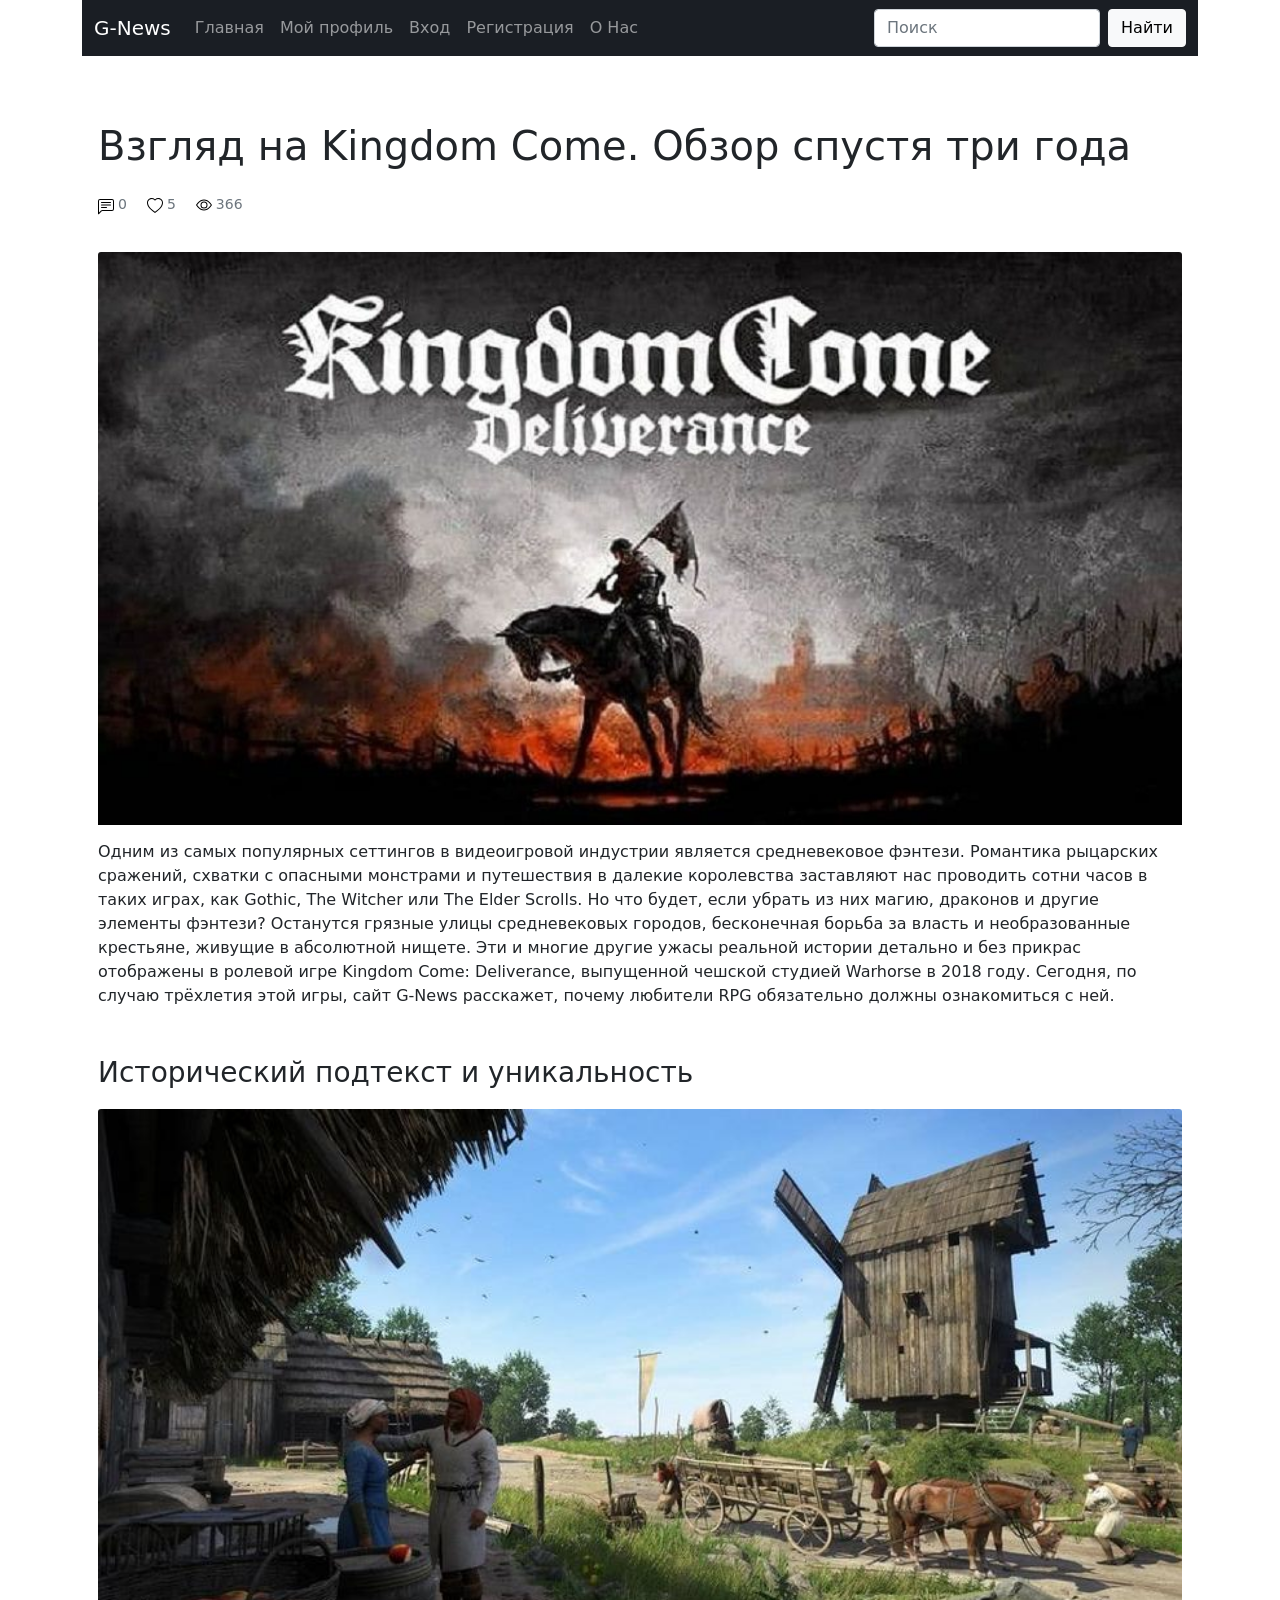
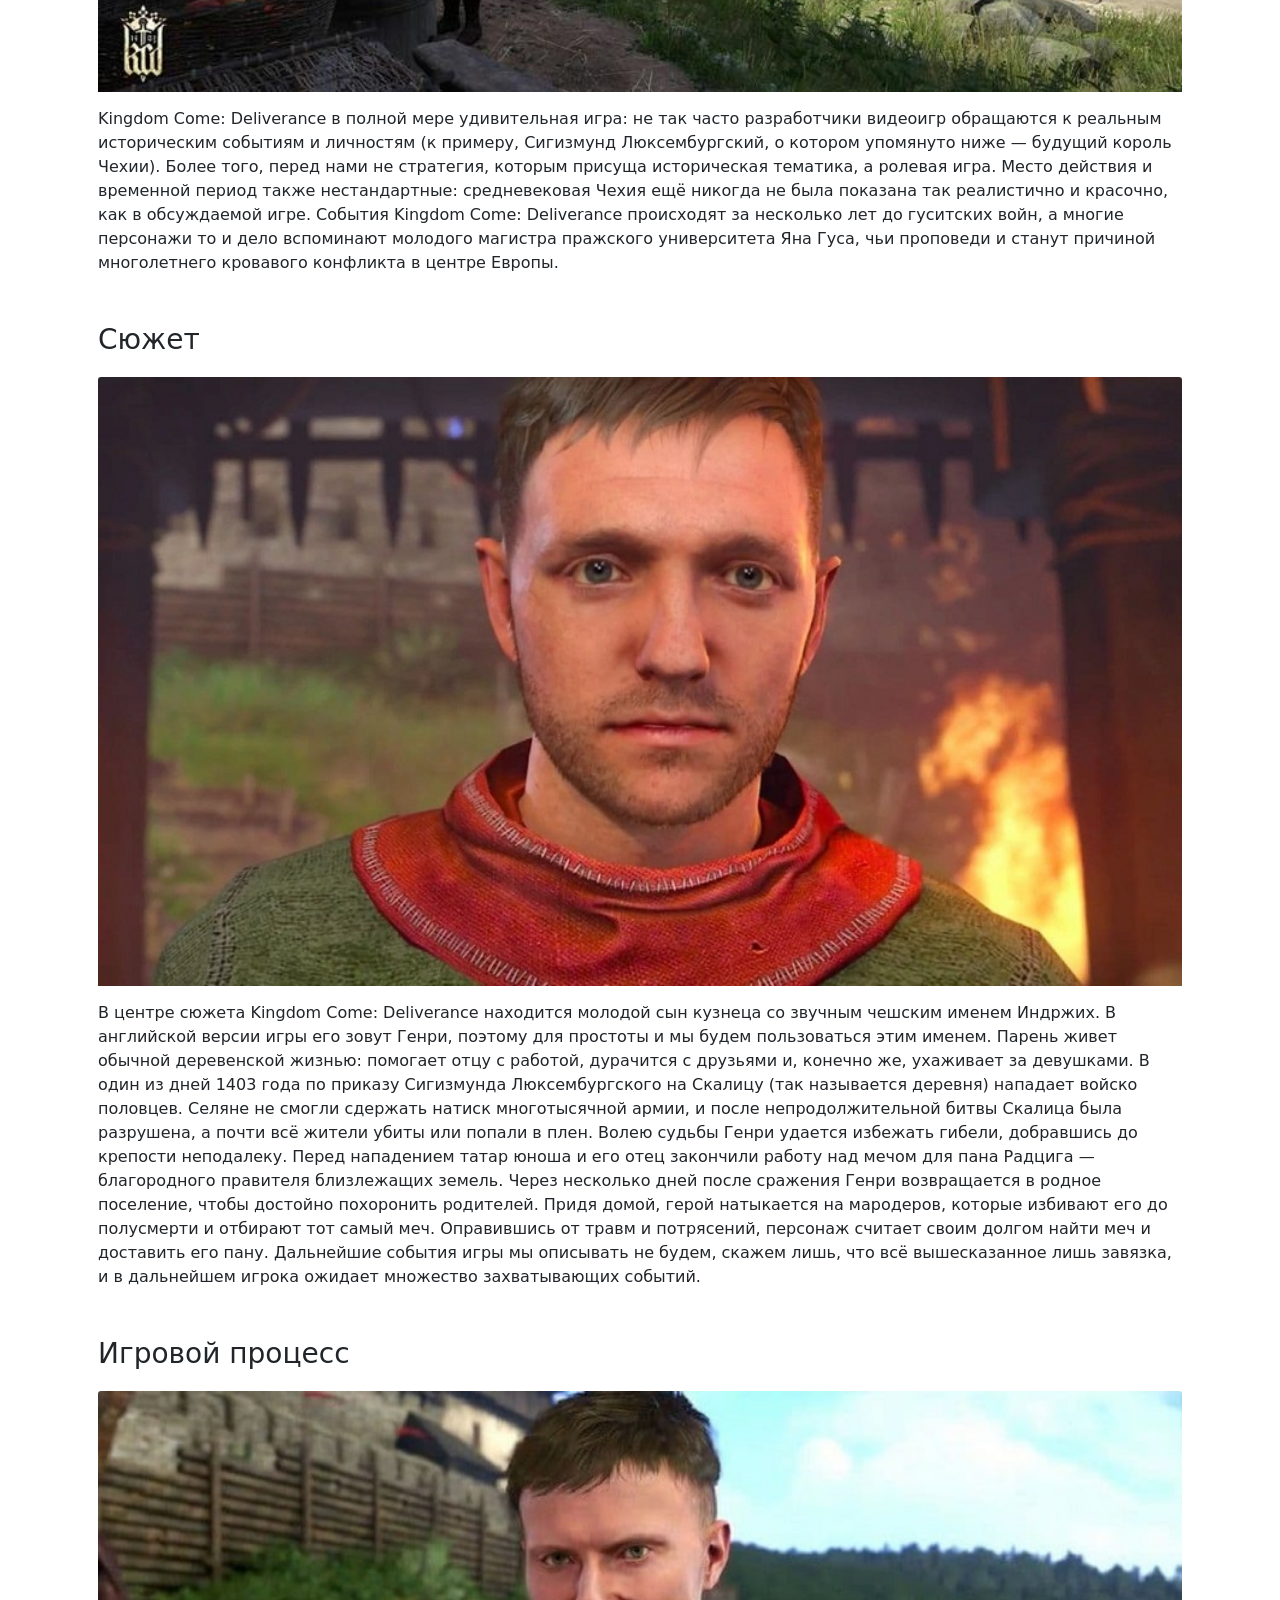
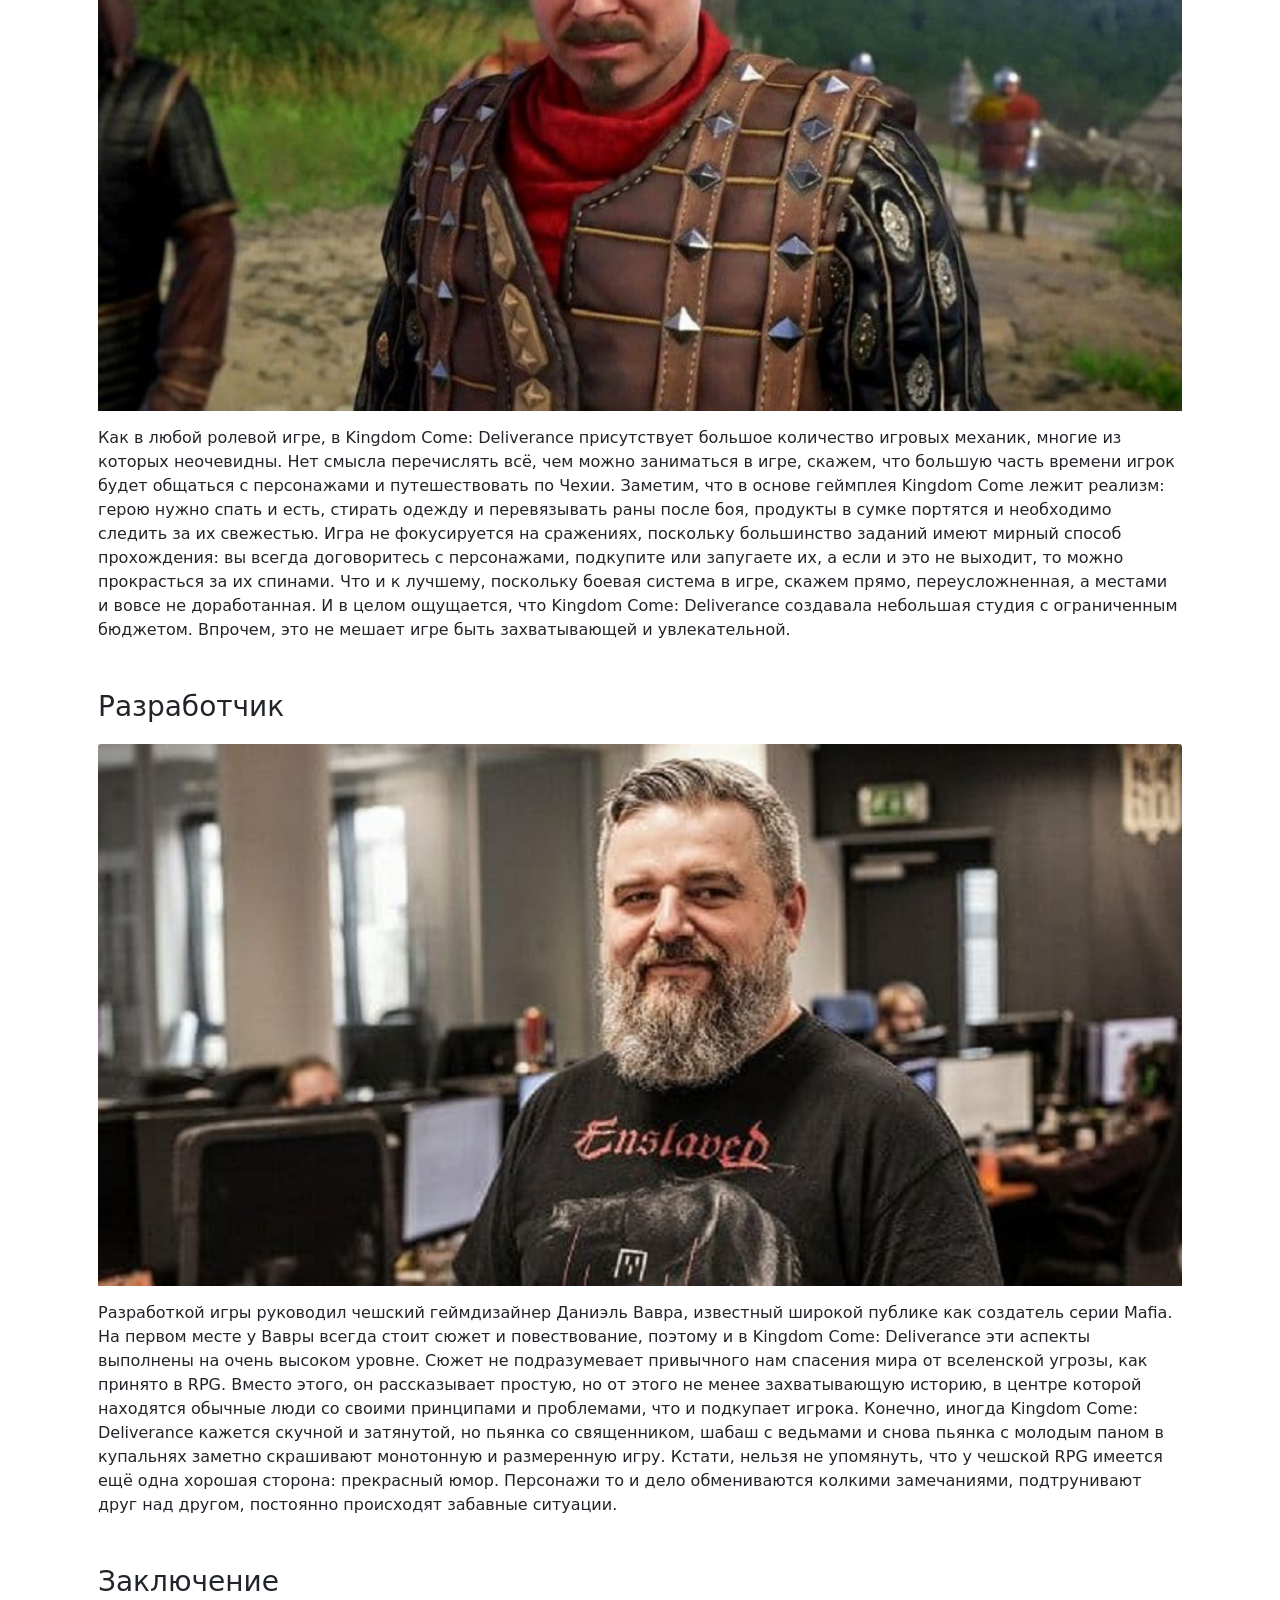
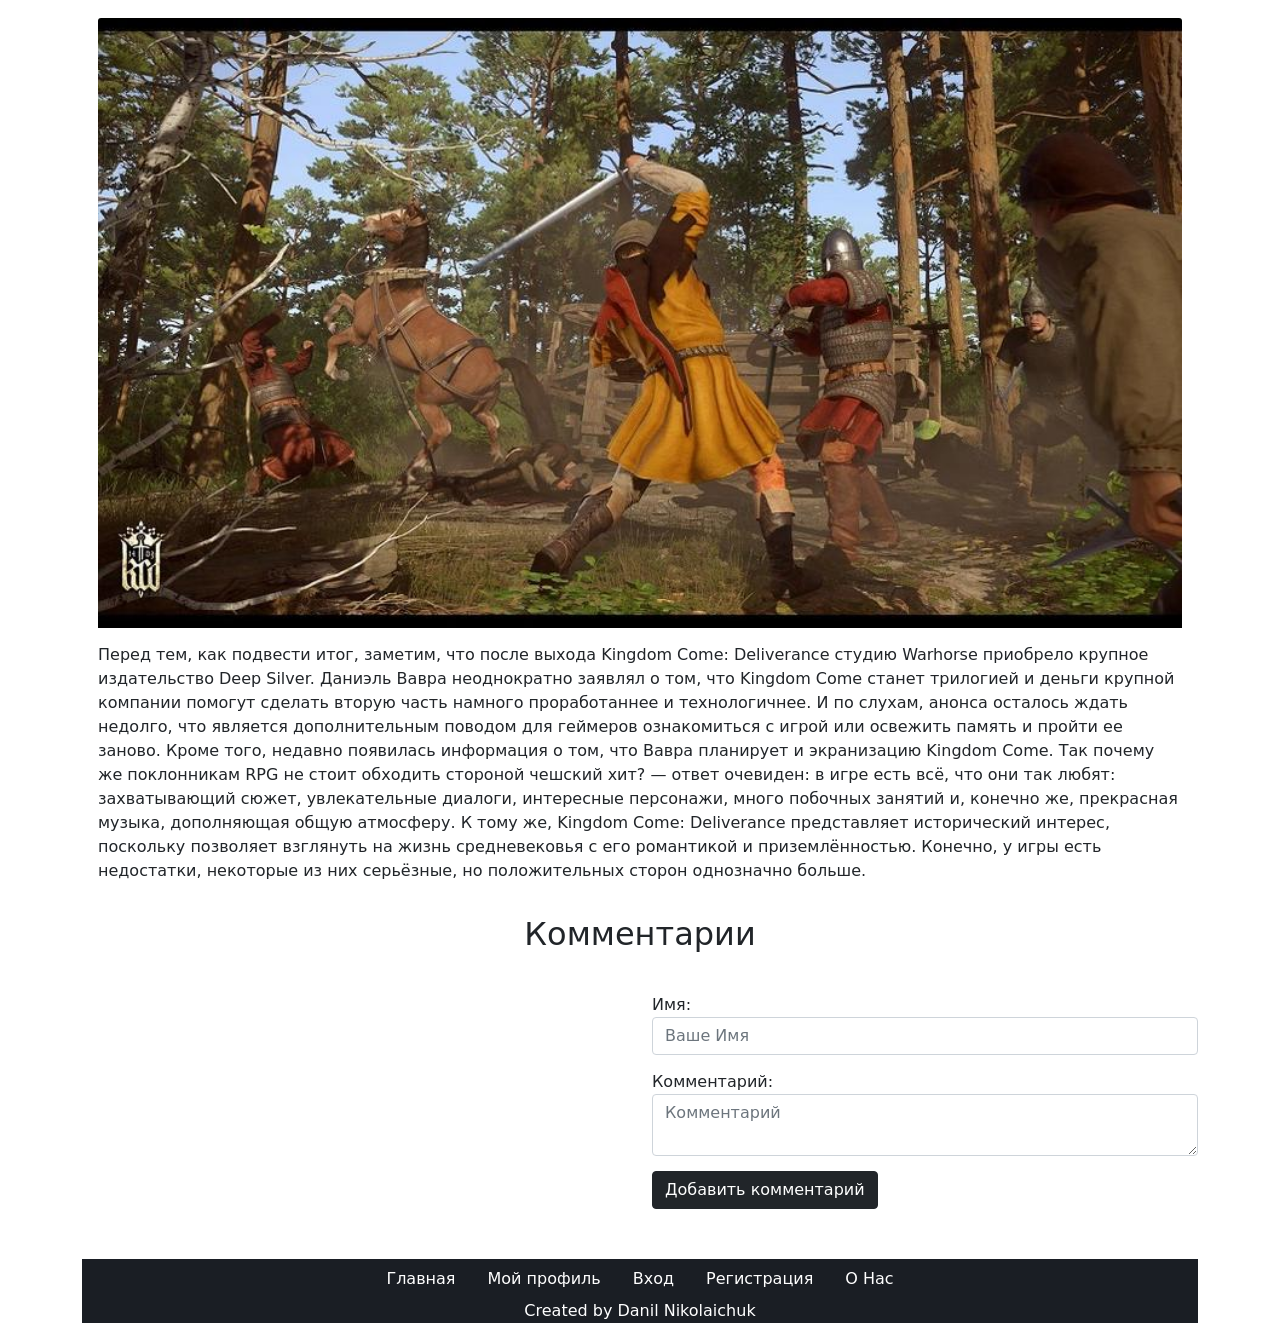
<file: lab_2/article-kingdom.html>
<!DOCTYPE html>
<html lang="ru">
<head>
	<meta charset="UTF-8">
	<meta name="viewport" content="width=device-width, initial-scale=1.0">
	<title>Взгляд на Kingdom Come. Обзор спустя три года</title>
	<link rel="stylesheet" href="css/bootstrap.css">
	<!-- <link href="https://cdn.jsdelivr.net/npm/bootstrap@5.0.1/dist/css/bootstrap.min.css" rel="stylesheet" integrity="sha384-+0n0xVW2eSR5OomGNYDnhzAbDsOXxcvSN1TPprVMTNDbiYZCxYbOOl7+AMvyTG2x" crossorigin="anonymous">	 -->
	<link rel="stylesheet" href="css/style.css">
</head>
<body>
	<header class="header">
		<div class="container">
			<nav class="navbar navbar-expand-lg navbar-dark">
			<div class="container-fluid">
			    <a class="navbar-brand" href="index.html">G-News</a>
				<button class="navbar-toggler" type="button" data-bs-toggle="collapse" data-bs-target="#navbarSupportedContent" aria-controls="navbarSupportedContent" aria-expanded="false" aria-label="Toggle navigation">
				    <span class="navbar-toggler-icon"></span>
				</button>
			    <div class="collapse navbar-collapse" id="navbarSupportedContent">
			      	<ul class="navbar-nav me-auto mb-2 mb-lg-0">
				        <li class="nav-item">
				          <a class="nav-link" aria-current="page" href="index.html">Главная</a>
				        </li>
				        <li class="nav-item">
				          <a class="nav-link" href="profile.html">Мой профиль</a>
				        </li>
				        <li class="nav-item">
				          <a class="nav-link" href="log-in.html">Вход</a>
				        </li>
				        <li class="nav-item">
				          <a class="nav-link" href="sign-up.html">Регистрация</a>
				        </li>
				        <li class="nav-item">
				          <a class="nav-link" href="about.html">О Нас</a>
				        </li>
				    </ul>
				    <form class="d-flex">
				        <input class="form-control me-2" type="search" placeholder="Поиск" aria-label="Search">
				        <button class="btn btn-light" type="submit">Найти</button>
				    </form>
			    </div>
			</div>
		</nav>
		</div>
	</header>
	<section class="article__main">
		<div class="container">
			<div class="card mb-3">
			  	<div class="card-body">
			    	<h1 class="card-title">Взгляд на Kingdom Come. Обзор спустя три года</h1>
			    	<p class="card-text">
			    		<small class="text-muted card-list">
			    			<ul class="articles__card-list">
								<li class="articles__card-list-item icon-comment">
								0
								</li>
								<li class="articles__card-list-item icon-like">
								5
								</li>
								<li class="articles__card-list-item icon-view">
								366
								</li>
							</ul>
						</small>
					</p>
					<div class="article__main-wrapper--img">
						<img src="images/kingdom-come.jpg" class="card-img-top" alt="Kindom Come">
					</div>
			    	<p class="card-text">
			    		Одним из самых популярных сеттингов в видеоигровой индустрии является средневековое фэнтези. Романтика рыцарских сражений, схватки с опасными монстрами и путешествия в далекие королевства заставляют нас проводить сотни часов в таких играх, как Gothic, The Witcher или The Elder Scrolls. Но что будет, если убрать из них магию, драконов и другие элементы фэнтези? Останутся грязные улицы средневековых городов, бесконечная борьба за власть и необразованные крестьяне, живущие в абсолютной нищете.

						Эти и многие другие ужасы реальной истории детально и без прикрас отображены в ролевой игре Kingdom Come: Deliverance, выпущенной чешской студией Warhorse в 2018 году. Сегодня, по случаю трёхлетия этой игры, сайт G-News расскажет, почему любители RPG обязательно должны ознакомиться с ней.
					</p>   	
			  	</div>	
			</div>
			<div class="card mb-3">
			  	<div class="card-body">
			    	<h3 class="card-title article-title">
			    		Исторический подтекст и уникальность
			    	</h3>
					<div class="article__main-wrapper--img">
						<img src="images/kingdom-img-1.jpg" class="card-img-top" alt="Kindom Come">
					</div>
			    	<p class="card-text">
			    		Kingdom Come: Deliverance в полной мере удивительная игра: не так часто разработчики видеоигр обращаются к реальным историческим событиям и личностям (к примеру, Сигизмунд Люксембургский, о котором упомянуто ниже — будущий король Чехии). Более того, перед нами не стратегия, которым присуща историческая тематика, а ролевая игра.

						Место действия и временной период также нестандартные: средневековая Чехия ещё никогда не была показана так реалистично и красочно, как в обсуждаемой игре. События Kingdom Come: Deliverance происходят за несколько лет до гуситских войн, а многие персонажи то и дело вспоминают молодого магистра пражского университета Яна Гуса, чьи проповеди и станут причиной многолетнего кровавого конфликта в центре Европы.
					</p>   	
			  	</div>	
			</div>
			<div class="card mb-3">
			  	<div class="card-body">
			    	<h3 class="card-title article-title">Сюжет</h3>
					<div class="article__main-wrapper--img">
						<img src="images/kingdom-img-2.jpg" class="card-img-top" alt="Kindom Come">
					</div>
			    	<p class="card-text">
			    		В центре сюжета Kingdom Come: Deliverance находится молодой сын кузнеца со звучным чешским именем Индржих. В английской версии игры его зовут Генри, поэтому для простоты и мы будем пользоваться этим именем. Парень живет обычной деревенской жизнью: помогает отцу с работой, дурачится с друзьями и, конечно же, ухаживает за девушками.

						В один из дней 1403 года по приказу Сигизмунда Люксембургского на Скалицу (так называется деревня) нападает войско половцев. Селяне не смогли сдержать натиск многотысячной армии, и после непродолжительной битвы Скалица была разрушена, а почти всё жители убиты или попали в плен. Волею судьбы Генри удается избежать гибели, добравшись до крепости неподалеку.

						Перед нападением татар юноша и его отец закончили работу над мечом для пана Радцига — благородного правителя близлежащих земель. Через несколько дней после сражения Генри возвращается в родное поселение, чтобы достойно похоронить родителей. Придя домой, герой натыкается на мародеров, которые избивают его до полусмерти и отбирают тот самый меч.

						Оправившись от травм и потрясений, персонаж считает своим долгом найти меч и доставить его пану. Дальнейшие события игры мы описывать не будем, скажем лишь, что всё вышесказанное лишь завязка, и в дальнейшем игрока ожидает множество захватывающих событий.
					</p>   	
			  	</div>	
			</div>
			<div class="card mb-3">
			  	<div class="card-body">
			    	<h3 class="card-title article-title">Игровой процесс</h3>
					<div class="article__main-wrapper--img">
						<img src="images/kingdom-img-3.jpg" class="card-img-top" alt="Kindom Come">
					</div>
			    	<p class="card-text">
			    		Как в любой ролевой игре, в Kingdom Come: Deliverance присутствует большое количество игровых механик, многие из которых неочевидны. Нет смысла перечислять всё, чем можно заниматься в игре, скажем, что большую часть времени игрок будет общаться с персонажами и путешествовать по Чехии.

						Заметим, что в основе геймплея Kingdom Come лежит реализм: герою нужно спать и есть, стирать одежду и перевязывать раны после боя, продукты в сумке портятся и необходимо следить за их свежестью.

						Игра не фокусируется на сражениях, поскольку большинство заданий имеют мирный способ прохождения: вы всегда договоритесь с персонажами, подкупите или запугаете их, а если и это не выходит, то можно прокрасться за их спинами. Что и к лучшему, поскольку боевая система в игре, скажем прямо, переусложненная, а местами и вовсе не доработанная. И в целом ощущается, что Kingdom Come: Deliverance создавала небольшая студия с ограниченным бюджетом. Впрочем, это не мешает игре быть захватывающей и увлекательной.
					</p>   	
			  	</div>	
			</div>
			<div class="card mb-3">
			  	<div class="card-body">
			    	<h3 class="card-title article-title">Разработчик</h3>
					<div class="article__main-wrapper--img">
						<img src="images/kingdom-img-4.jpg" class="card-img-top" alt="Kindom Come">
					</div>
			    	<p class="card-text">
			    		Разработкой игры руководил чешский геймдизайнер Даниэль Вавра, известный широкой публике как создатель серии Mafia. На первом месте у Вавры всегда стоит сюжет и повествование, поэтому и в Kingdom Come: Deliverance эти аспекты выполнены на очень высоком уровне. Сюжет не подразумевает привычного нам спасения мира от вселенской угрозы, как принято в RPG. Вместо этого, он рассказывает простую, но от этого не менее захватывающую историю, в центре которой находятся обычные люди со своими принципами и проблемами, что и подкупает игрока.

						Конечно, иногда Kingdom Come: Deliverance кажется скучной и затянутой, но пьянка со священником, шабаш с ведьмами и снова пьянка с молодым паном в купальнях заметно скрашивают монотонную и размеренную игру. Кстати, нельзя не упомянуть, что у чешской RPG имеется ещё одна хорошая сторона: прекрасный юмор. Персонажи то и дело обмениваются колкими замечаниями, подтрунивают друг над другом, постоянно происходят забавные ситуации.
					</p>   	
			  	</div>	
			</div>
			<div class="card mb-3">
			  	<div class="card-body">
			    	<h3 class="card-title article-title">Заключение</h3>
					<div class="article__main-wrapper--img">
						<img src="images/kingdom-img-5.jpg" class="card-img-top" alt="Kindom Come">
					</div>
			    	<p class="card-text">
			    		Перед тем, как подвести итог, заметим, что после выхода Kingdom Come: Deliverance студию Warhorse приобрело крупное издательство Deep Silver. Даниэль Вавра неоднократно заявлял о том, что Kingdom Come станет трилогией и деньги крупной компании помогут сделать вторую часть намного проработаннее и технологичнее. И по слухам, анонса осталось ждать недолго, что является дополнительным поводом для геймеров ознакомиться с игрой или освежить память и пройти ее заново. Кроме того, недавно появилась информация о том, что Вавра планирует и экранизацию  Kingdom Come.

						Так почему же поклонникам RPG не стоит обходить стороной чешский хит? — ответ очевиден: в игре есть всё, что они так любят: захватывающий сюжет, увлекательные диалоги, интересные персонажи, много побочных занятий и, конечно же, прекрасная музыка, дополняющая общую атмосферу. К тому же,
						Kingdom Come: Deliverance представляет исторический интерес, поскольку позволяет взглянуть на жизнь средневековья с его романтикой и приземлённостью.

						Конечно, у игры есть недостатки, некоторые из них серьёзные, но положительных сторон однозначно больше.
					</p>   	
			  	</div>	
			</div>
		</div>
	</section>
	<section class="comments">
		<div class="container">
			<div class="row">
				<div class="col-lg-12">
					<h2 class="comments__title text-center">
						Комментарии
					</h2>
				</div>
				<div class="col-lg-6">
					<div id="comment-field"></div>
				</div>
				<div class="col-lg-6">
					<form>
						<div class="comments__form-item form-group">
							<label for="comment-name">Имя:</label>
							<input type="text" class="form-control" id="comment-name"  placeholder="Ваше Имя">
						</div>
						<div class="comments__form-item form-group">
							<label for="comment-body">Комментарий:</label>
							<textarea type="text" class="form-control" id="comment-body" placeholder="Комментарий"></textarea>
						</div>
						<div class="comments__form-item form-group">
							<button type="submit" id="comment-add" class="btn btn-dark">Добавить комментарий</button>
						</div>
					</form>
				</div>
			</div>
			<!-- <div class="comments__all">
				<small class="text-muted comments__all-noone">
					Ещё никто не прокомментировал.
				</small>
			</div>
			<form>
			  	<div class="form-group">
			    	<label for="exampleFormControlTextarea1">
			    		<h4 class="coment-title">Ваш Комментарий</h4>
			    	</label>
			    	<textarea class="form-control comment-input" id="exampleFormControlTextarea1" rows="3" placeholder="Ваш Комментарий"></textarea>
			  	</div>
			  	 <button type="submit" class="btn btn-dark">Оставить комментарий</button>
			</form> -->
		</div>	
	</section>
	<footer class="footer">
		<div class="container">
			<div class="footer__wrapper">
				<nav class="nav justify-content-center">
	  				<ul class="nav ">
						<li class="nav-item">
					        <a class="nav-link footer-link" aria-current="page" href="index.html">Главная</a>
					    </li>
					    <li class="nav-item">
					        <a class="nav-link footer-link" href="profile.html">Мой профиль</a>
					    </li>
					    <li class="nav-item">
					        <a class="nav-link footer-link" href="log-in.html">Вход</a>
					    </li>
					    <li class="nav-item">
					        <a class="nav-link footer-link" href="sign-up.html">Регистрация</a>
					    </li>
					    <li class="nav-item">
					        <a class="nav-link footer-link" href="about.html">О Нас</a>
					    </li>
					</ul>
				</nav>
				<div class="footer__text">
					<p>
						Created by Danil Nikolaichuk
					</p>
				</div>
			</div>
		</div>		
	</footer>
	<script src="https://code.jquery.com/jquery-3.3.1.slim.min.js" integrity="sha384-q8i/X+965DzO0rT7abK41JStQIAqVgRVzpbzo5smXKp4YfRvH+8abtTE1Pi6jizo" crossorigin="anonymous"></script>
	<script src="https://cdn.jsdelivr.net/npm/@popperjs/core@2.9.2/dist/umd/popper.min.js" integrity="sha384-IQsoLXl5PILFhosVNubq5LC7Qb9DXgDA9i+tQ8Zj3iwWAwPtgFTxbJ8NT4GN1R8p" crossorigin="anonymous"></script>
    <script src="https://cdn.jsdelivr.net/npm/bootstrap@5.0.1/dist/js/bootstrap.min.js" integrity="sha384-Atwg2Pkwv9vp0ygtn1JAojH0nYbwNJLPhwyoVbhoPwBhjQPR5VtM2+xf0Uwh9KtT" crossorigin="anonymous"></script>
	<script src="js/script_comments.js"></script>
</body>
</html>
</file>
<file: lab_1/css/style.css>
/*for file index.html start*/

.header{
	margin-bottom: 50px;
}

.navbar{
	background-color: #1A1E24;
}

.img__wrapper{
	min-height: 200px;
	background-size: cover;
	background-repeat: no-repeat;
	background-position: center center; 
}

.card-list{
	display: flex;
}

.articles__card-list{
	list-style: none;
	padding-left: 0;
}

.articles__card-list-item{
	margin: 0 20px 5px 0;
	padding-left: 20px;
	position: relative;
}

.icon-comment::before{
	content: "";
	background-image: url('../images/comments.svg');
	position: absolute;
	width: 16px;
	height: 16px;
	top: 5px;
	left: 0;
}

.icon-like::before{
	content: "";
	background-image: url('../images/heart.svg');
	position: absolute;
	width: 16px;
	height: 16px;
	top: 4px;
	left: 0;
}

.icon-view::before{
	content: "";
	background-image: url('../images/eye.svg');
	position: absolute;
	width: 16px;
	height: 16px;
	top: 3px;
	left: 0;
}

.card{
	border: none;
}

.articles__link-next{
	text-align: center;
	margin: 50px 0;
}

.footer__wrapper{
	background-color: #1A1E24;

}

.footer-link{
	color: #fff;
}

.footer-link:hover{
	color: #fff;
}

.footer__text p{
	color: #fff;
	text-align: center;
	margin-bottom: 0;
}

/*for file index.html end*/

/*for file article-kingdom.html start*/

.article__main-wrapper--img{
	margin-bottom: 15px;
}

.article-title{
	margin-bottom: 20px;
}

.comment-input{
	margin-bottom: 15px;
}

.comments{
	margin-bottom: 50px;
}


/*for file article-kingdom.html end*/


/*for file sign-up.html start*/

.reg__login{
	width: 100%;
	max-width: 330px;
	padding: 15px;
	margin: auto;
}

.reg__form-date{
	margin: 15px 0;
}

.page{
	display: flex;
	flex-direction: column;
	min-height: 100vh;
}

.reg__date{
	margin-bottom: 10px;
}

/*for file sign-up.html end*/

/*for file log-in.html start*/

.login__btn{
	margin-top: 15px;
}

.remember-me{
	margin-top: 8px;
}

.footer{
	margin-top: auto;
}
/*for file log-in.html end*/

.profile{
	margin: auto 0;
}

.profile__text{
	color: #1A1E24;
}



/*Commetns*/

.comments__all{
	min-height: 200px;
	border: 1px solid #1A1E24;
	margin-bottom: 50px;
}

.comments__all-noone{
	padding-left: 15px;
}

/*Comments*/
</file>
<file: lab_2/css/style.css>
/*for file index.html start*/

.header{
	margin-bottom: 50px;
}

.navbar{
	background-color: #1A1E24;
}

.img__wrapper{
	min-height: 200px;
	background-size: cover;
	background-repeat: no-repeat;
	background-position: center center; 
}

.card-list{
	display: flex;
}

.articles__card-list{
	list-style: none;
	padding-left: 0;
}

.articles__card-list-item{
	margin: 0 20px 5px 0;
	padding-left: 20px;
	position: relative;
}

.icon-comment::before{
	content: "";
	background-image: url('../images/comments.svg');
	position: absolute;
	width: 16px;
	height: 16px;
	top: 5px;
	left: 0;
}

.icon-like::before{
	content: "";
	background-image: url('../images/heart.svg');
	position: absolute;
	width: 16px;
	height: 16px;
	top: 4px;
	left: 0;
}

.icon-view::before{
	content: "";
	background-image: url('../images/eye.svg');
	position: absolute;
	width: 16px;
	height: 16px;
	top: 3px;
	left: 0;
}

.card{
	border: none;
}

.articles__link-next{
	text-align: center;
	margin: 50px 0;
}

.footer__wrapper{
	background-color: #1A1E24;

}

.footer-link{
	color: #fff;
}

.footer-link:hover{
	color: #fff;
}

.footer__text p{
	color: #fff;
	text-align: center;
	margin-bottom: 0;
}

/*for file index.html end*/

/*for file article-kingdom.html start*/

.article__main-wrapper--img{
	margin-bottom: 15px;
}

.article-title{
	margin-bottom: 20px;
}

.comment-input{
	margin-bottom: 15px;
}

.comments{
	margin-bottom: 50px;
}


/*for file article-kingdom.html end*/


/*for file sign-up.html start*/

.reg__login{
	width: 100%;
	max-width: 330px;
	padding: 15px;
	margin: auto;
}

.reg__form-date{
	margin: 15px 0;
}

.page{
	display: flex;
	flex-direction: column;
	min-height: 100vh;
}

.reg__date{
	margin-bottom: 10px;
}

/*for file sign-up.html end*/

/*for file log-in.html start*/

.login__btn{
	margin-top: 15px;
}

.remember-me{
	margin-top: 8px;
}

.footer{
	margin-top: auto;
}
/*for file log-in.html end*/

.profile{
	margin: auto 0;
}

.profile__text{
	color: #1A1E24;
}



/*Commetns*/

.comments__title{
	margin-bottom: 25px;
}

.comments__form-item{
	margin-top: 15px;
}

/*Comments*/
</file>
